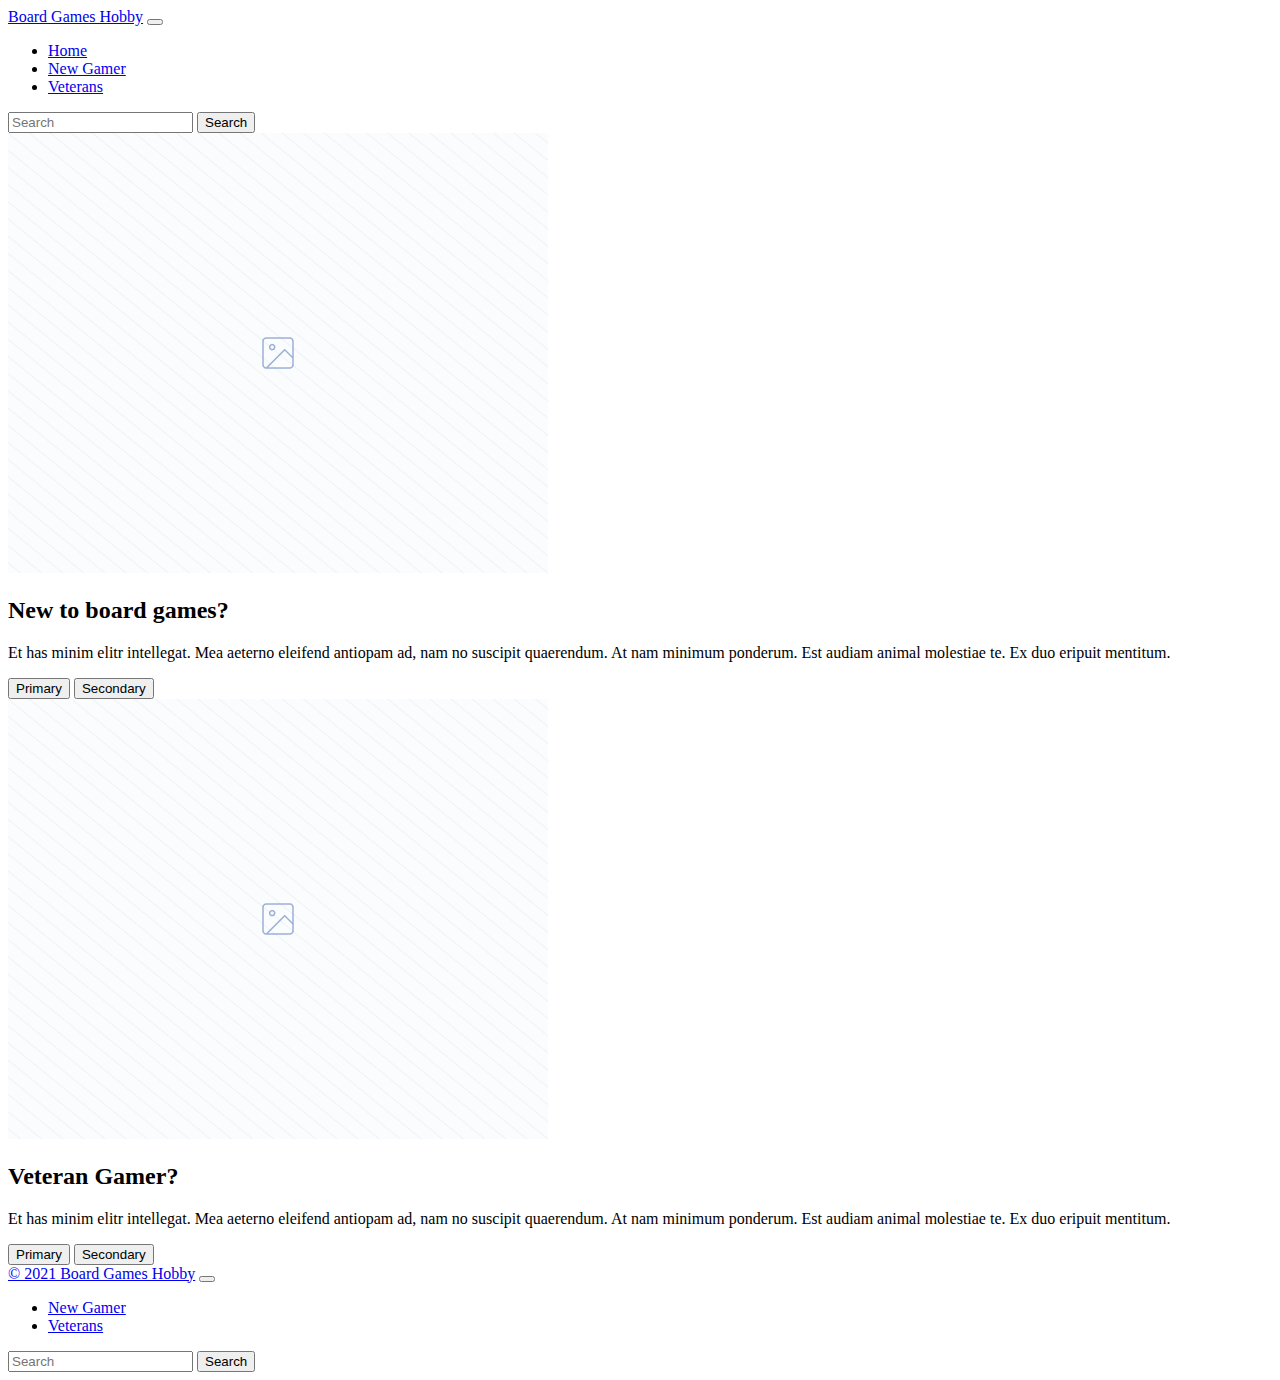
<file: 21-Prototype/index.html>
<!DOCTYPE html>
<html>
    <head>
        <!-- Global site tag (gtag.js) - Google Analytics -->
    <script async src="https://www.googletagmanager.com/gtag/js?id=G-N0359LFJRM"></script>
    <script>
        window.dataLayer = window.dataLayer || [];
        function gtag(){dataLayer.push(arguments);}
        gtag('js', new Date());

        gtag('config', 'G-N0359LFJRM');
    </script>
    <!-- Hotjar Tracking Code for https://uxpants.github.io/My_First_Repo/21-Prototy -->
    <script>
      (function(h,o,t,j,a,r){
      h.hj=h.hj||function(){(h.hj.q=h.hj.q||[]).push(arguments)};
      h._hjSettings={hjid:2338469,hjsv:6};
      a=o.getElementsByTagName('head')[0];
      r=o.createElement('script');r.async=1;
      r.src=t+h._hjSettings.hjid+j+h._hjSettings.hjsv;
      a.appendChild(r);
      })(window,document,'https://static.hotjar.com/c/hotjar-','.js?sv=');
    </script>
        <link href="https://cdn.jsdelivr.net/npm/bootstrap@5.0.0-beta3/dist/css/bootstrap.min.css" rel="stylesheet" integrity="sha384-eOJMYsd53ii+scO/bJGFsiCZc+5NDVN2yr8+0RDqr0Ql0h+rP48ckxlpbzKgwra6" crossorigin="anonymous">
    </head>
    <body>
        <nav class="navbar navbar-expand-lg navbar-light bg-light">
            <div class="container-fluid">
              <a class="navbar-brand" href="#">Board Games Hobby</a>
              <button class="navbar-toggler" type="button" data-bs-toggle="collapse" data-bs-target="#navbarSupportedContent" aria-controls="navbarSupportedContent" aria-expanded="false" aria-label="Toggle navigation">
                <span class="navbar-toggler-icon"></span>
              </button>
              <div class="collapse navbar-collapse" id="navbarSupportedContent">
                <ul class="navbar-nav me-auto mb-2 mb-lg-0">
                  <li class="nav-item">
                    <a class="nav-link active" aria-current="page" href="#">Home</a>
                  </li>
                  <li class="nav-item">
                    <a class="nav-link" href="#">New Gamer</a>  
                  </li>
                  <li class="nav-item">
                    <a class="nav-link" href="#">Veterans</a>  
                  </li>
                </ul>
                <form class="d-flex">
                  <input class="form-control me-2" type="search" placeholder="Search" aria-label="Search">
                  <button class="btn btn-outline-success" type="submit">Search</button>
                </form>
              </div>
            </div>
          </nav>
          <div class="container">
            <div class="row">
              <div class="col">
                <img src="images/placeholder_image.png" class="img-thumbnail" alt="...">
              </div>
              <div class="col">
                <h2>New to board games?</h2>
                <p>Et has minim elitr intellegat. Mea aeterno eleifend antiopam ad, nam no suscipit quaerendum. At nam minimum ponderum. Est audiam animal molestiae te. Ex duo eripuit mentitum.</p>
                <button type="button" class="btn btn-primary">Primary</button>
                <button type="button" class="btn btn-outline-secondary">Secondary</button>
              </div>
            </div>
            </div>
            <div class="container">
                <div class="row">
                  <div class="col">
                    <img src="images/placeholder_image.png" class="img-thumbnail" alt="...">
                  </div>
                  <div class="col">
                    <h2>Veteran Gamer?</h2>
                    <p>Et has minim elitr intellegat. Mea aeterno eleifend antiopam ad, nam no suscipit quaerendum. At nam minimum ponderum. Est audiam animal molestiae te. Ex duo eripuit mentitum.</p>
                    <button type="button" class="btn btn-primary">Primary</button>
                    <button type="button" class="btn btn-outline-secondary">Secondary</button>
                  </div>
                </div>
                </div>
<footer class="navbar navbar-expand-lg navbar-dark bg-dark">
                    <div class="container-fluid">
                      <a class="navbar-brand" href="#">© 2021 Board Games Hobby</a>
                      <button class="navbar-toggler" type="button" data-bs-toggle="collapse" data-bs-target="#navbarSupportedContent" aria-controls="navbarSupportedContent" aria-expanded="false" aria-label="Toggle navigation">
                        <span class="navbar-toggler-icon"></span>
                      </button>
                      <div class="collapse navbar-collapse" id="navbarSupportedContent">
                        <ul class="navbar-nav me-auto mb-2 mb-lg-0">
                          <li class="nav-item">
                            <a class="nav-link" href="#">New Gamer</a>  
                          </li>
                          <li class="nav-item">
                            <a class="nav-link" href="#">Veterans</a>  
                          </li>
                        </ul>
                        <form class="d-flex">
                          <input class="form-control me-2" type="search" placeholder="Search" aria-label="Search">
                          <button class="btn btn-outline-success" type="submit">Search</button>
                        </form>
                      </div>
                    </div>
                </footer>
    </body>
</html>
</file>
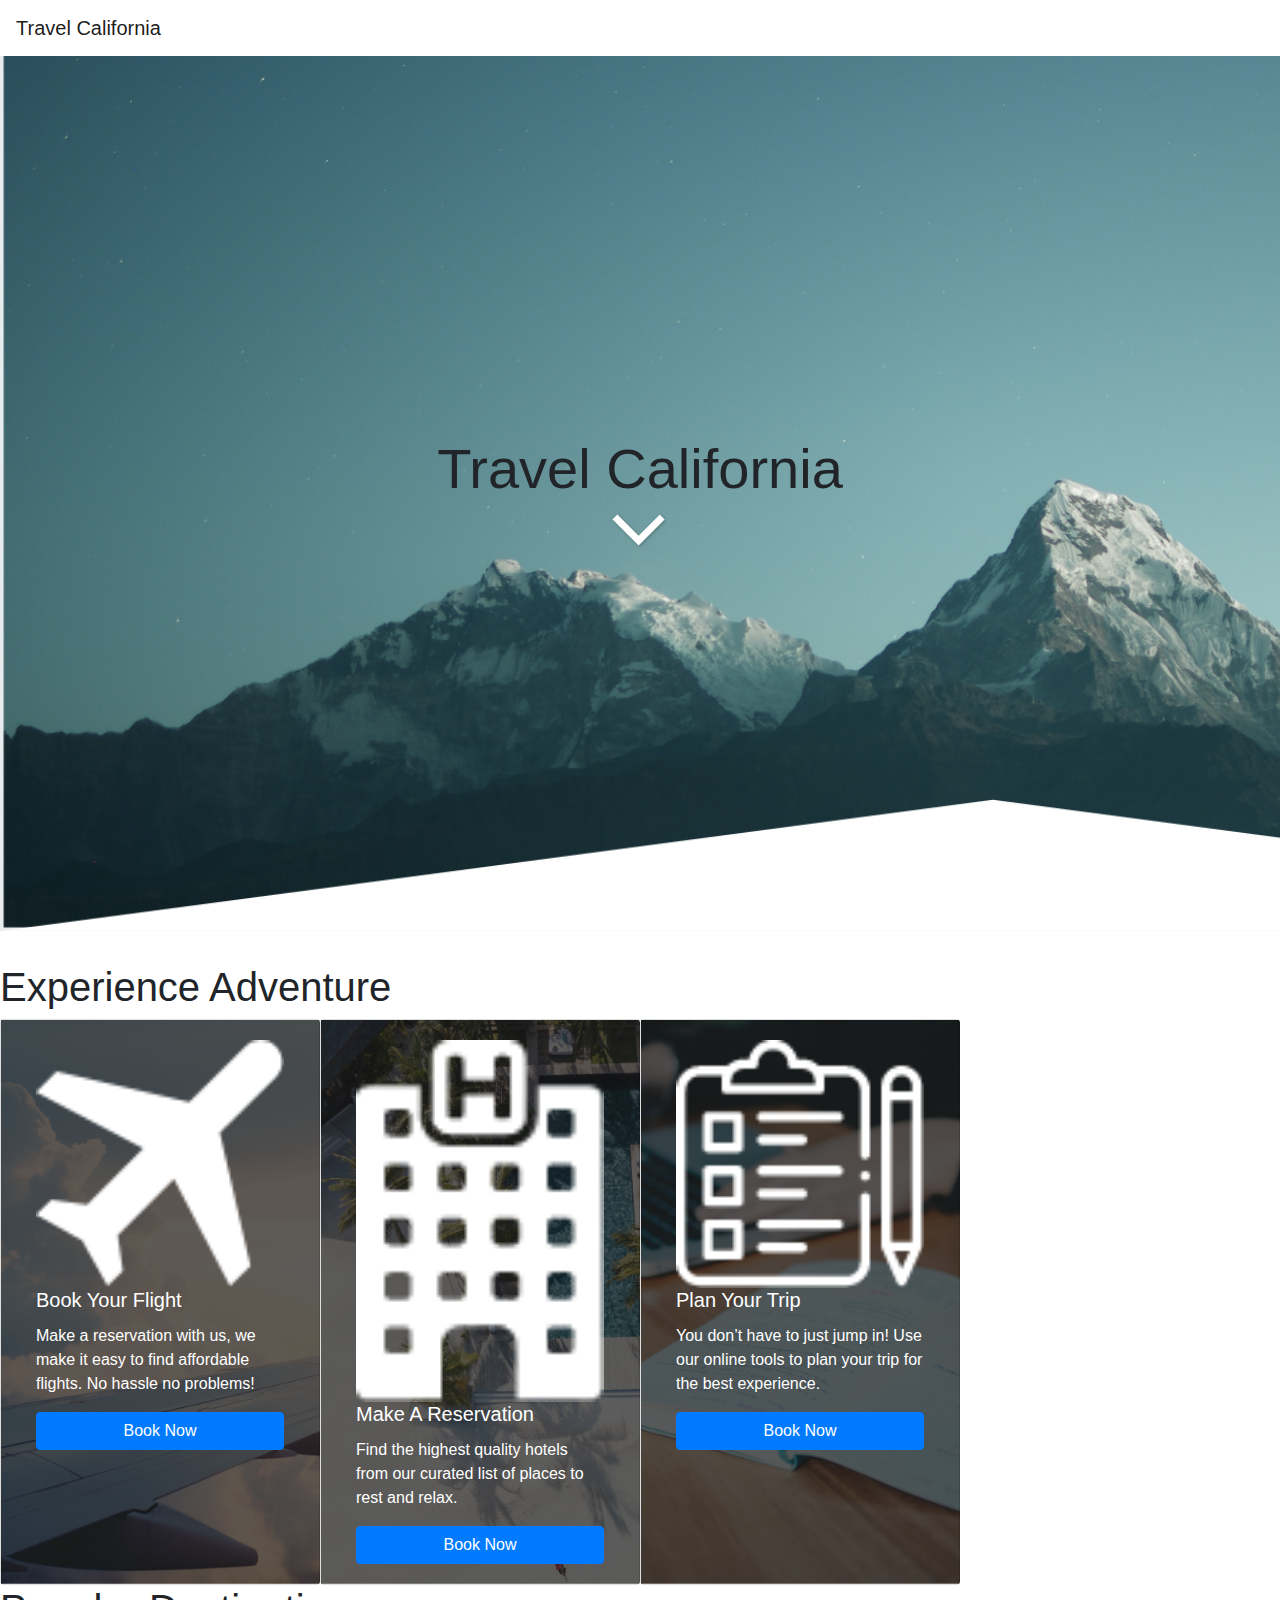
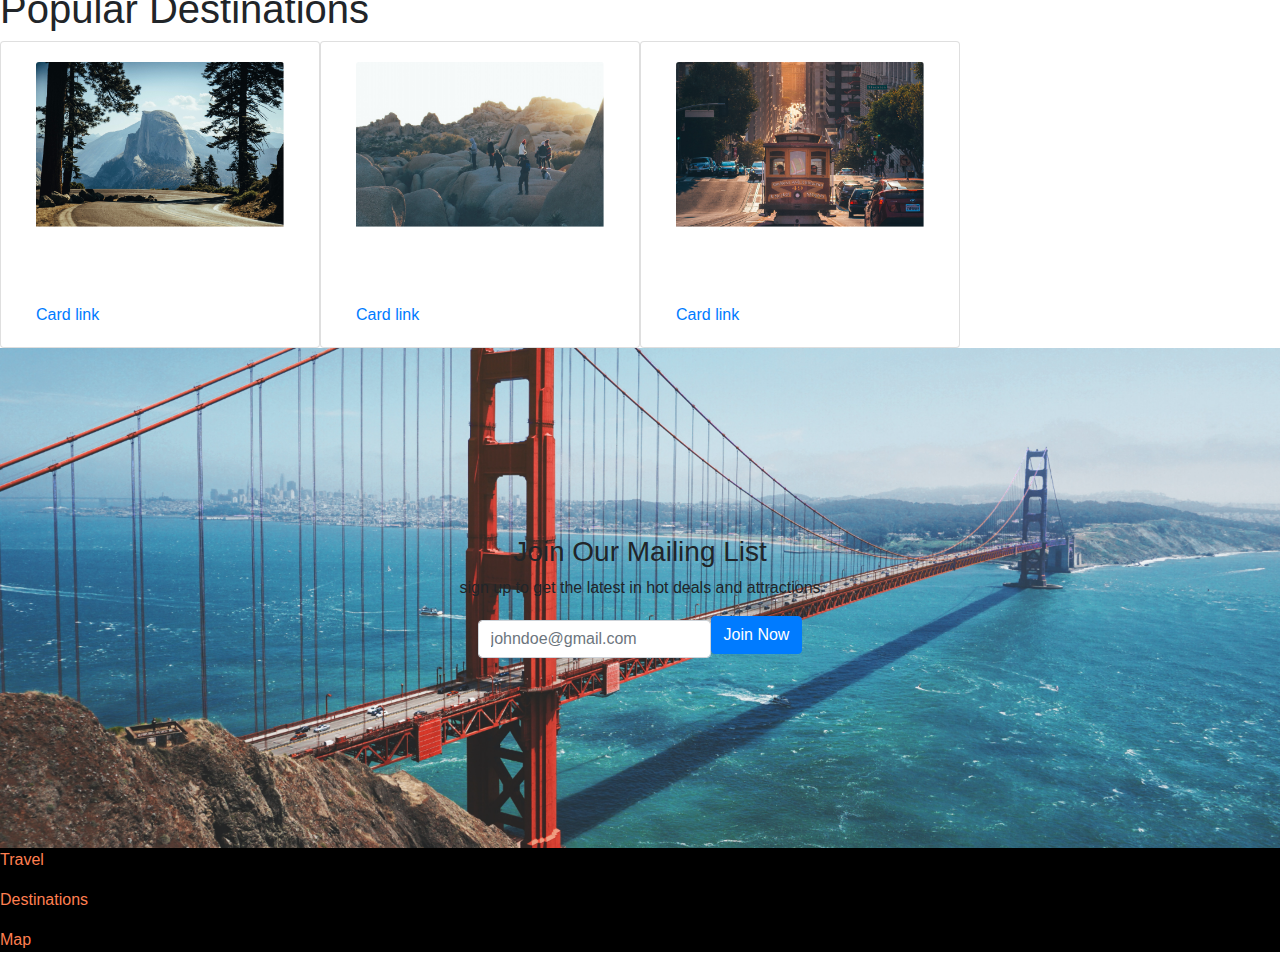
<file: demo/index.html>
<!DOCTYPE html>
<head>
    <link rel="stylesheet" href="https://stackpath.bootstrapcdn.com/bootstrap/4.4.1/css/bootstrap.min.css" integrity="sha384-Vkoo8x4CGsO3+Hhxv8T/Q5PaXtkKtu6ug5TOeNV6gBiFeWPGFN9MuhOf23Q9Ifjh" crossorigin="anonymous">
    <link rel="stylesheet" href="css/index.css">
    <title>Travel California</title>
</head>
<body>
<section>
    <nav class="navbar navbar-light bg-light customNav">
        <span class="navbar-brand mb-0 h1">Travel California</span>
    <ul class="nav">
        <li class="nav-item">
          <a class="nav-link active" href="#">Travel</a>
        </li>
        <li class="nav-item">
          <a class="nav-link" href="#">Destinations</a>
        </li>
        <li class="nav-item">
          <a class="nav-link" href="#">Map</a>
        </li>
      </ul>
    </nav>
    <div class="jumbotron jumbotron-fluid">
        <div class="container">
          <h1 class="display-4">Travel California</h1>
          <img src="images/chevron.png">
        </div>
      </div>
</section>
<section>
<h1>Experience Adventure</h1>
<div class="container-fluid">
    <div class="row">
        <div class="card col-lg-3 col-md-3 col-sm-12 book" style="width: 18rem;">
            <div class="card-body">
            <img src="images/bookFlight_icon.png">
              <h5 class="card-title">Book Your Flight</h5>
              <p class="card-text">Make a reservation with us, we make it easy to find affordable flights. No hassle no problems!</p>
              <button type="button" class="btn btn-primary">Book Now</button>
            </div>
          </div>
          <div class="card col-lg-3 col-md-3 col-sm-12 make" style="width: 18rem;">
            <div class="card-body">
            <img src="images/makeReservation_icon.png">
              <h5 class="card-title">Make A Reservation</h5>
              <p class="card-text">Find the highest quality hotels from our curated list of places to rest and relax.</p>
              <button type="button" class="btn btn-primary">Book Now</button>
            </div>
          </div>
          <div class="card col-lg-3 col-md-3 col-sm-12 plan" style="width: 18rem;">
            <div class="card-body">
                <img src="images/clipboard.png">
              <h5 class="card-title">Plan Your Trip</h5>
              <p class="card-text">You don’t have to just jump in! Use our online tools to plan your trip for the best experience.</p>
              <button type="button" class="btn btn-primary">Book Now</button>
            </div>
          </div>
    </div>
</div>
</section>
<section>
<h1>Popular Destinations</h1>
<div class="container-fluid">
    <div class="row">
        <div class="card col-lg-3 col-md-3 col-sm-12" style="width: 18rem;">
            <div class="card-body">
                <img src="images/yosemite.png" class="card-img-top">
              <h5 class="card-title">Yosemite</h5>
              <p class="card-text">Lorem ipsum</p>
              <a href="#" class="card-link">Card link</a>
            </div>
          </div>
          <div class="card col-lg-3 col-md-3 col-sm-12" style="width: 18rem;">
            <div class="card-body">
                <img src="images/joshuaTree.png" class="card-img-top">
                <h5 class="card-title">Joshua Tree National Park</h5>
              <p class="card-text">Lorem ipsum</p>
              <a href="#" class="card-link">Card link</a>
            </div>
          </div>
          <div class="card col-lg-3 col-md-3 col-sm-12" style="width: 18rem;">
            <div class="card-body">
                <img src="images/sanFran.png" class="card-img-top">
                <h5 class="card-title">San Francisco</h5>
                <p class="card-text">Lorem ipsum</p>
                <a href="#" class="card-link">Card link</a>
              <div>

              </div>
            </div>
          </div>
    </div>
</div>
</section>
<section>
    <div class="mailing">
        <h3>Join Our Mailing List</h3>
        <p>sign up to get the latest in hot deals and attractions</p>
        <form>
            <div class="form-inline">
                <input type="email" class="form-control" id="exampleFormControlInput1" placeholder="johndoe@gmail.com">
                <button type="submit" class="btn btn-primary mb-2">Join Now</button>
              </div>
        </form>
    </div>
</section>
<footer>
    <div class="footer">
        <p>Travel</p>
        <p>Destinations</p>
        <p>Map</p>
    </div>
</footer>
</body>
</file>
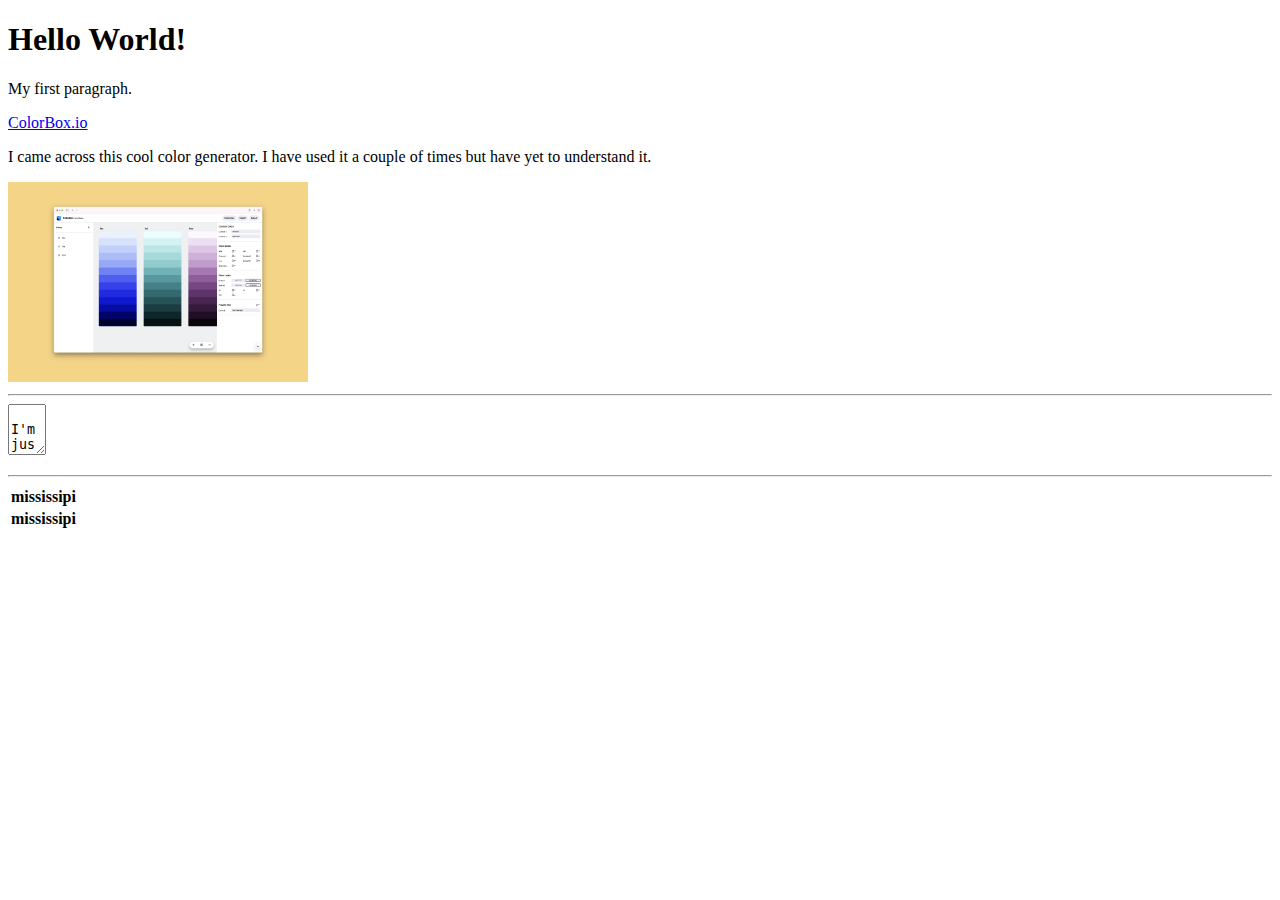
<file: 17-Week/17.1-02-Hello-World/index.html>
<!DOCTYPE html>
<html lang="en">
    <head>
        <meta charset="UTF-8">
        <meta name="viewport" content="width=device-width, initial-scale=1.0">
        <title>Document</title>
    </head>
    <body>
        <h1>Hello World!</h1>
        <p>My first paragraph.</p>
        <a href="https://colorbox.io/">ColorBox.io</a>
        <p>I came across this cool color generator. I have used it a couple of times but have yet to understand it.</p>
        <img src="images/ColorBox.png" alt="colorbox ui" width="300" height="200">
        <br>
        <hr>
        <textarea rows="3" cols="2">
            I'm just testing this out.
        </textarea>
        <p>
        <hr>
        <table>
            <tr>
                <th> mississipi</th>
            </tr>
            <tr>
                <th> mississipi</th>
            </tr>
            </table>
        </p>
    </body>
</html>
</file>
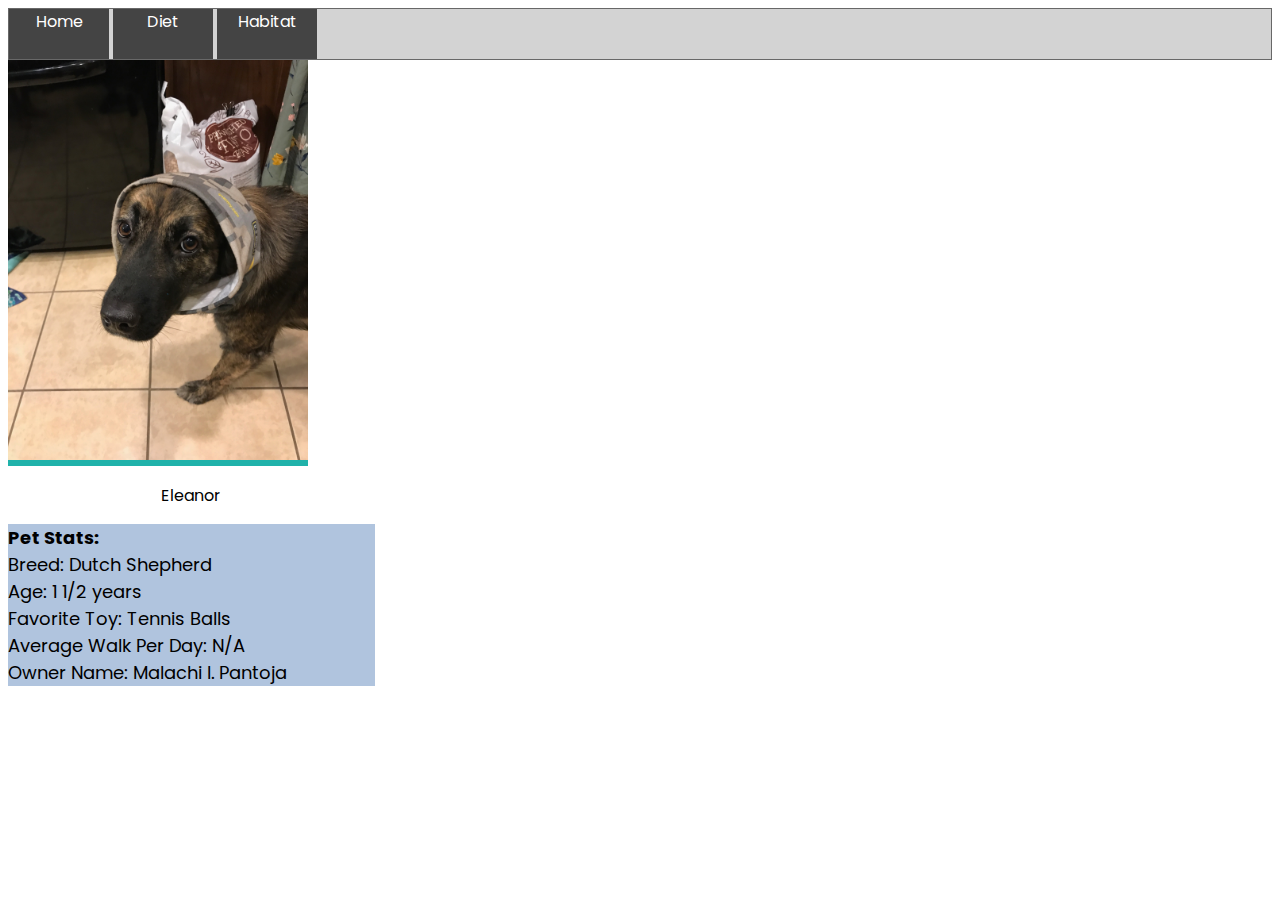
<file: 17-Week/Website/index.html>
<!DOCTYPE html PUBLIC "-//W3C//DTD HTML 4.01//EN" "http://www.w3.org/TR/html4/strict.dtd">
<html>
<head>
  <title>Eleanor's Website</title>
  <link href="css/style.css" rel="stylesheet" type="text/css">
  <link rel="preconnect" href="https://fonts.gstatic.com">
  <link href="https://fonts.googleapis.com/css2?family=Poppins&display=swap" rel="stylesheet">
</head>
<body>
  <section>
  <nav class="header">
    <div class="navButtons">Home</div>
    <div class="navButtons">Diet</div>
    <div class="navButtons">Habitat</div>
  </nav>
</section>
  <div class="sidebar">
    <div class="topLeft">
      <img src="images/eleanor.jpeg" width="300px">
      <p>Eleanor</p>
    </div>
  <div class="bottomRight">
    <div class="title">Pet Stats:</div>
    <div>Breed: Dutch Shepherd</div>
    <div>Age: 1 1/2 years</div>
    <div>Favorite Toy: Tennis Balls</div>
    <div>Average Walk Per Day: N/A</div>
    <div>Owner Name: Malachi I. Pantoja</div>
  </div>
  </div>
  <div class="content">
    <div></div>
  </div>
</body>
</html>
</file>
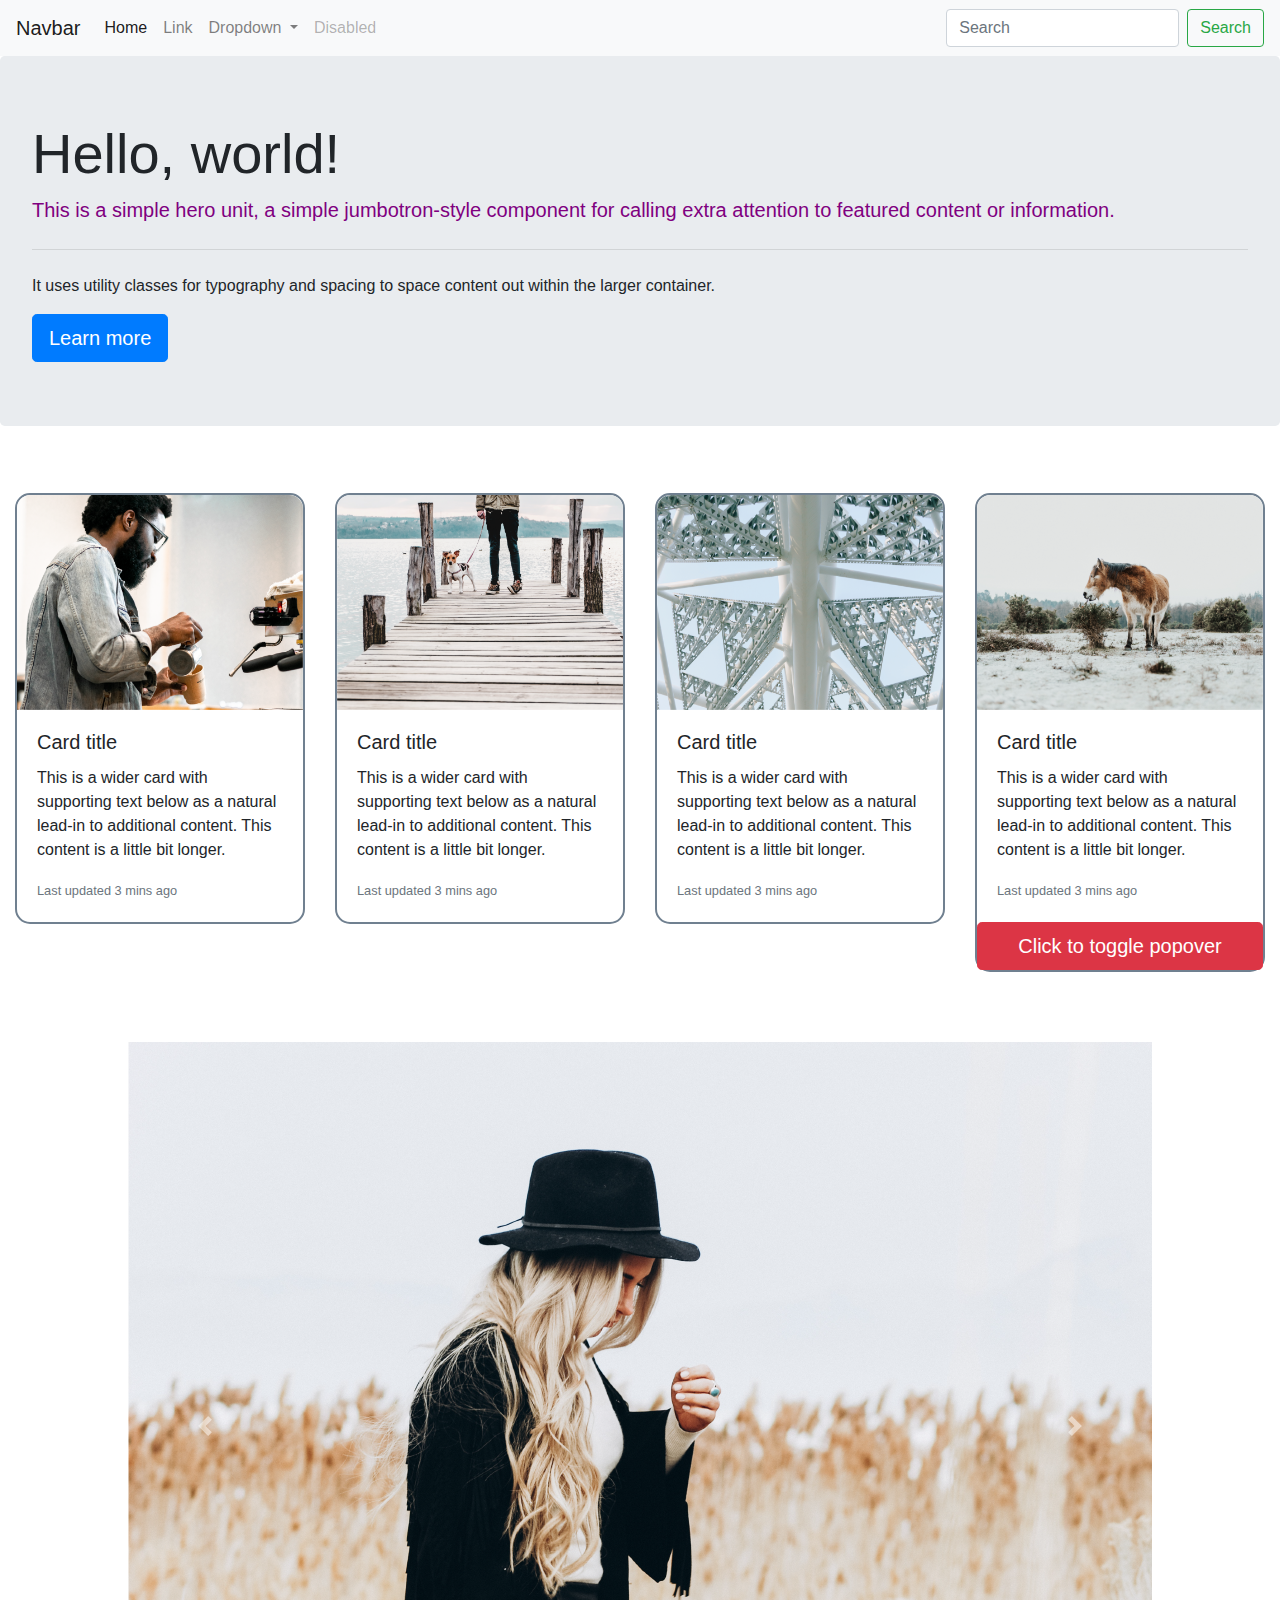
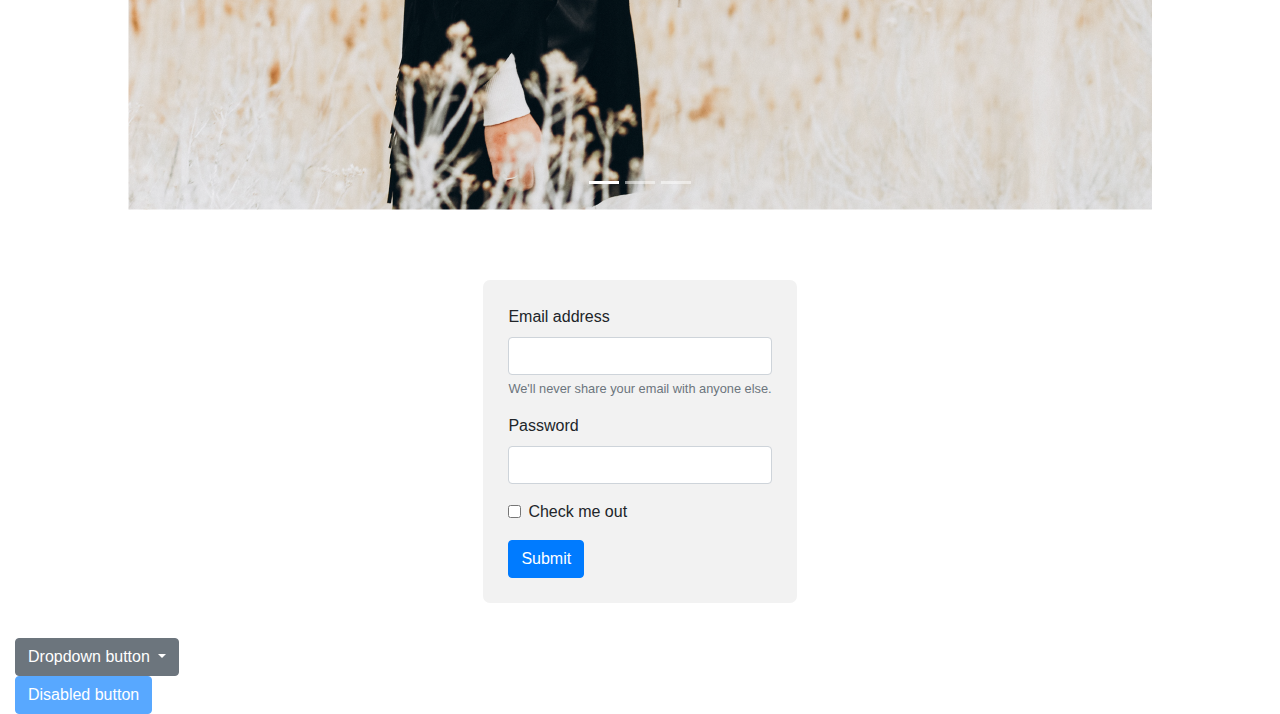
<file: 20-Week/20.1/index.html>
<!doctype html>
<html lang="en">
  <head>
    <!-- Required meta tags -->
    <meta charset="utf-8">
    <meta name="viewport" content="width=device-width, initial-scale=1, shrink-to-fit=no">

    <!-- Add Bootstrap CSS Here on line 10-->
    <!-- This is REQUIRED for bootstrap to work correctly -->
    <link rel="stylesheet" href="https://stackpath.bootstrapcdn.com/bootstrap/4.4.1/css/bootstrap.min.css" integrity="sha384-Vkoo8x4CGsO3+Hhxv8T/Q5PaXtkKtu6ug5TOeNV6gBiFeWPGFN9MuhOf23Q9Ifjh" crossorigin="anonymous">
    <!-- This stylesheet is an example of how you can add your own stylesheet to customize bootstrap components. Notice how it is loaded 2nd to the required bootstrap stylesheet. This is so our stylesheet will overwrite bootstrap classes when we apply the same class but different styles to the stylsheet -->
    <link rel="stylesheet" href="css/index.css">
    <script src="js/index.js"></script>

    <title>UX/UI Bootstrap Template</title>
  </head>
  <body>
    <!-- Paste Navigation Code Below -->
    <nav class="navbar navbar-expand-lg navbar-light bg-light">
      <a class="navbar-brand" href="#">Navbar</a>
      <button class="navbar-toggler" type="button" data-toggle="collapse" data-target="#navbarSupportedContent" aria-controls="navbarSupportedContent" aria-expanded="false" aria-label="Toggle navigation">
        <span class="navbar-toggler-icon"></span>
      </button>
    
      <div class="collapse navbar-collapse" id="navbarSupportedContent">
        <ul class="navbar-nav mr-auto">
          <li class="nav-item active">
            <a class="nav-link" href="#">Home <span class="sr-only">(current)</span></a>
          </li>
          <li class="nav-item">
            <a class="nav-link" href="#">Link</a>
          </li>
          <li class="nav-item dropdown">
            <a class="nav-link dropdown-toggle" href="#" id="navbarDropdown" role="button" data-toggle="dropdown" aria-haspopup="true" aria-expanded="false">
              Dropdown
            </a>
            <div class="dropdown-menu" aria-labelledby="navbarDropdown">
              <a class="dropdown-item" href="#">Action</a>
              <a class="dropdown-item" href="#">Another action</a>
              <div class="dropdown-divider"></div>
              <a class="dropdown-item" href="#">Something else here</a>
            </div>
          </li>
          <li class="nav-item" data-toggle="popover" data-placement="bottom" data-content="Disabled popover">
            <a class="nav-link disabled" href="#" tabindex="-1" aria-disabled="true">Disabled</a>
          </li>
        </ul>
        <form class="form-inline my-2 my-lg-0">
          <input class="form-control mr-sm-2" type="search" placeholder="Search" aria-label="Search">
          <button class="btn btn-outline-success my-2 my-sm-0" type="submit">Search</button>
        </form>
      </div>
    </nav>
    <!-- Paste Jumbotron Code Below-->
    <div class="jumbotron">
      <h1 class="display-4">Hello, world!</h1>
      <p class="lead">This is a simple hero unit, a simple jumbotron-style component for calling extra attention to featured content or information.</p>
      <hr class="my-4">
      <p>It uses utility classes for typography and spacing to space content out within the larger container.</p>
      <a class="btn btn-primary btn-lg" href="#" role="button" data-toggle="modal" data-target="#exampleModal">Learn more</a>
    </div>
    <!-- Add columns, rows, and cards Below -->
    <div class="container-fluid">
      <div class="row">
        <div class="cardContainer col-lg-3 col-md-3 col-sm-12">
          <div class="card">
            <img src="images/1_card.png" class="card-img-top" alt="images/1_card.png...">
            <div class="card-body">
              <h5 class="card-title">Card title</h5>
              <p class="card-text">This is a wider card with supporting text below as a natural lead-in to additional content. This content is a little bit longer.</p>
              <p class="card-text"><small class="text-muted">Last updated 3 mins ago</small></p>
            </div>
        </div>
        </div>
        <div class="cardContainer col-lg-3 col-md-3 col-sm-12">
          <div class="card">
            <img src="images/2_card.png" class="card-img-top" alt="...">
            <div class="card-body">
              <h5 class="card-title">Card title</h5>
              <p class="card-text">This is a wider card with supporting text below as a natural lead-in to additional content. This content is a little bit longer.</p>
              <p class="card-text"><small class="text-muted">Last updated 3 mins ago</small></p>
            </div>
        </div>
        </div>
        <div class="cardContainer col-lg-3 col-md-3 col-sm-12">
          <div class="card">
            <img src="images/3_card.png" class="card-img-top" alt="...">
            <div class="card-body">
              <h5 class="card-title">Card title</h5>
              <p class="card-text">This is a wider card with supporting text below as a natural lead-in to additional content. This content is a little bit longer.</p>
              <p class="card-text"><small class="text-muted">Last updated 3 mins ago</small></p>
            </div>
        </div>
        </div>
        <div class="cardContainer col-lg-3 col-md-3 col-sm-12">
          <div class="card">
            <img src="images/4_card.png" class="card-img-top" alt="...">
            <div class="card-body">
              <h5 class="card-title">Card title</h5>
              <p class="card-text">This is a wider card with supporting text below as a natural lead-in to additional content. This content is a little bit longer.</p>
              <p class="card-text"><small class="text-muted">Last updated 3 mins ago</small></p>
            </div>
            <button type="button" class="btn btn-lg btn-danger" data-toggle="popover" title="Popover title" data-content="And here's some amazing content. It's very engaging. Right?">Click to toggle popover</button>
        </div>
      </div>
    </div>
    <section class="container-fluid">
      <div class="row">
    <div id="carouselExampleIndicators" class="carousel slide" data-ride="carousel">
      <ol class="carousel-indicators">
        <li data-target="#carouselExampleIndicators" data-slide-to="0" class="active"></li>
        <li data-target="#carouselExampleIndicators" data-slide-to="1"></li>
        <li data-target="#carouselExampleIndicators" data-slide-to="2"></li>
      </ol>
      <div class="carousel-inner">
        <div class="carousel-item active">
          <img src="images/5_card.png" class="d-block w-100" alt="...">
        </div>
        <div class="carousel-item">
          <img src="images/6_card.png" class="d-block w-100" alt="...">
        </div>
        <div class="carousel-item">
          <img src="images/1_card.png" class="d-block w-100" alt="...">
        </div>
      </div>
      <a class="carousel-control-prev" href="#carouselExampleIndicators" role="button" data-slide="prev">
        <span class="carousel-control-prev-icon" aria-hidden="true"></span>
        <span class="sr-only">Previous</span>
      </a>
      <a class="carousel-control-next" href="#carouselExampleIndicators" role="button" data-slide="next">
        <span class="carousel-control-next-icon" aria-hidden="true"></span>
        <span class="sr-only">Next</span>
      </a>
    </div>
  </div>
  </section>
    <!-- Add form group below -->
<section class="container-fluid">
  <div class="row">
    <form class="signUp">
      <div class="form-group">
        <label for="exampleInputEmail1">Email address</label>
        <input type="email" class="form-control" id="exampleInputEmail1" aria-describedby="emailHelp">
        <small id="emailHelp" class="form-text text-muted">We'll never share your email with anyone else.</small>
      </div>
      <div class="form-group">
        <label for="exampleInputPassword1">Password</label>
        <input type="password" class="form-control" id="exampleInputPassword1">
      </div>
      <div class="form-group form-check">
        <input type="checkbox" class="form-check-input" id="exampleCheck1">
        <label class="form-check-label" for="exampleCheck1">Check me out</label>
      </div>
      <button type="submit" class="btn btn-primary">Submit</button>
    </form>
  </div>
</section>
    <!-- Modal -->
<!-- Modal -->
<div class="modal fade" id="exampleModal" tabindex="-1" role="dialog" aria-labelledby="exampleModalLabel" aria-hidden="true">
  <div class="modal-dialog" role="document">
    <div class="modal-content">
      <div class="modal-header">
        <h5 class="modal-title" id="exampleModalLabel">Modal title</h5>
        <button type="button" class="close" data-dismiss="modal" aria-label="Close">
          <span aria-hidden="true">&times;</span>
        </button>
      </div>
      <div class="modal-body">
        ...
      </div>
      <div class="modal-footer">
        <button type="button" class="btn btn-secondary" data-dismiss="modal">Close</button>
        <button type="button" class="btn btn-primary">Save changes</button>
      </div>
    </div>
  </div>
</div>
<div class="dropdown">
  <button class="btn btn-secondary dropdown-toggle" type="button" id="dropdownMenuButton" data-toggle="dropdown" aria-haspopup="true" aria-expanded="false">
    Dropdown button
  </button>
  <div class="dropdown-menu" aria-labelledby="dropdownMenuButton">
    <a class="dropdown-item" href="#">Action</a>
    <a class="dropdown-item" href="#">Another action</a>
    <a class="dropdown-item" href="#">Something else here</a>
  </div>
</div>
<span class="d-inline-block" data-toggle="popover" data-content="Disabled popover">
  <button class="btn btn-primary" style="pointer-events: none;" type="button" disabled>Disabled button</button>
</span>
    <!-- Optional JavaScript -->
    
    <!-- jQuery first, then Popper.js, then Bootstrap JS -->
    <script src="https://code.jquery.com/jquery-3.4.1.slim.min.js" integrity="sha384-J6qa4849blE2+poT4WnyKhv5vZF5SrPo0iEjwBvKU7imGFAV0wwj1yYfoRSJoZ+n" crossorigin="anonymous"></script>
    <script src="https://cdn.jsdelivr.net/npm/popper.js@1.16.0/dist/umd/popper.min.js" integrity="sha384-Q6E9RHvbIyZFJoft+2mJbHaEWldlvI9IOYy5n3zV9zzTtmI3UksdQRVvoxMfooAo" crossorigin="anonymous"></script>
    <script src="https://stackpath.bootstrapcdn.com/bootstrap/4.4.1/js/bootstrap.min.js" integrity="sha384-wfSDF2E50Y2D1uUdj0O3uMBJnjuUD4Ih7YwaYd1iqfktj0Uod8GCExl3Og8ifwB6" crossorigin="anonymous"></script>
    <!-- THE BELOW SCRIPT TAGS ARE REQUIRED FOR CERTAIN COMPONENTS IN BOOTSTRAP -->
    <script src="https://code.jquery.com/jquery-3.3.1.slim.min.js" integrity="sha384-q8i/X+965DzO0rT7abK41JStQIAqVgRVzpbzo5smXKp4YfRvH+8abtTE1Pi6jizo" crossorigin="anonymous"></script>
    <script src="https://cdnjs.cloudflare.com/ajax/libs/popper.js/1.14.7/umd/popper.min.js" integrity="sha384-UO2eT0CpHqdSJQ6hJty5KVphtPhzWj9WO1clHTMGa3JDZwrnQq4sF86dIHNDz0W1" crossorigin="anonymous"></script>
    <script src="https://stackpath.bootstrapcdn.com/bootstrap/4.3.1/js/bootstrap.min.js" integrity="sha384-JjSmVgyd0p3pXB1rRibZUAYoIIy6OrQ6VrjIEaFf/nJGzIxFDsf4x0xIM+B07jRM" crossorigin="anonymous"></script>
  
  <script>
    $(function () {
  $('[data-toggle="popover"]').popover()
})
  </script>
  </body>
</html>
</file>
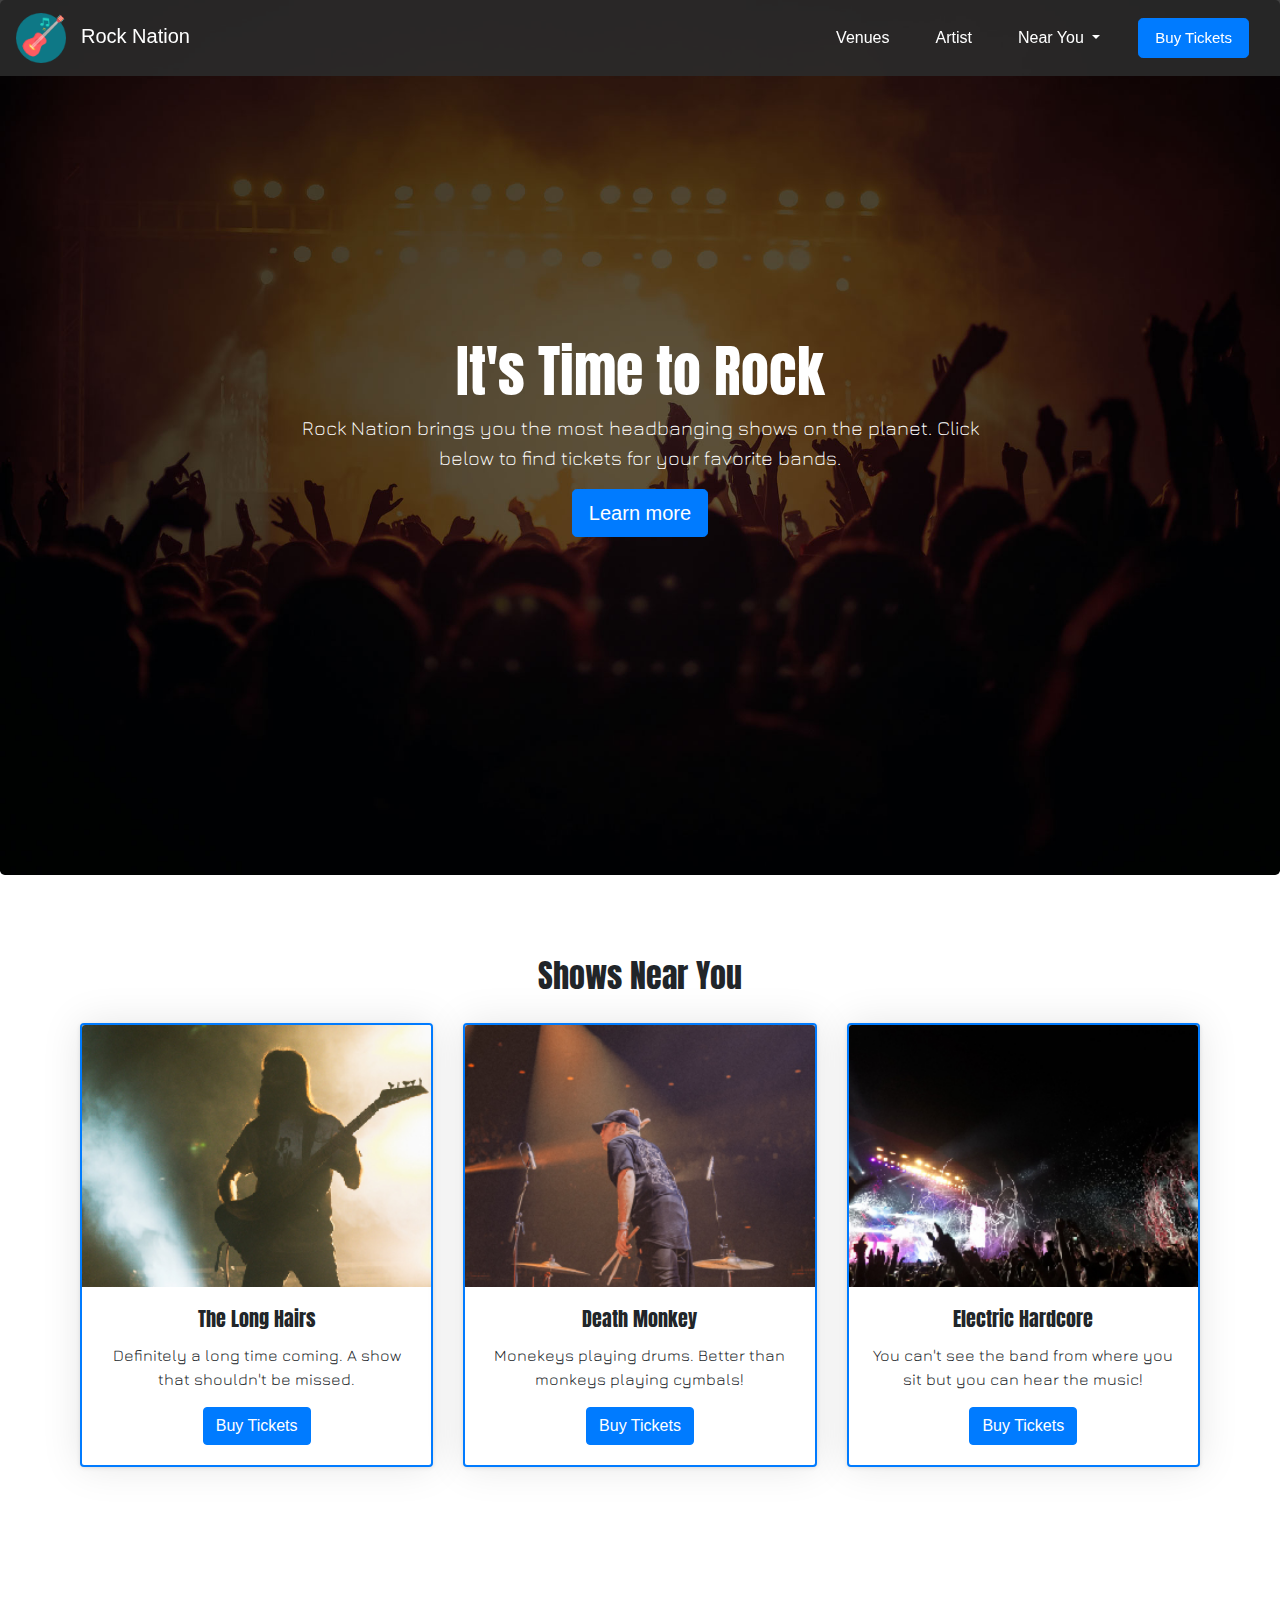
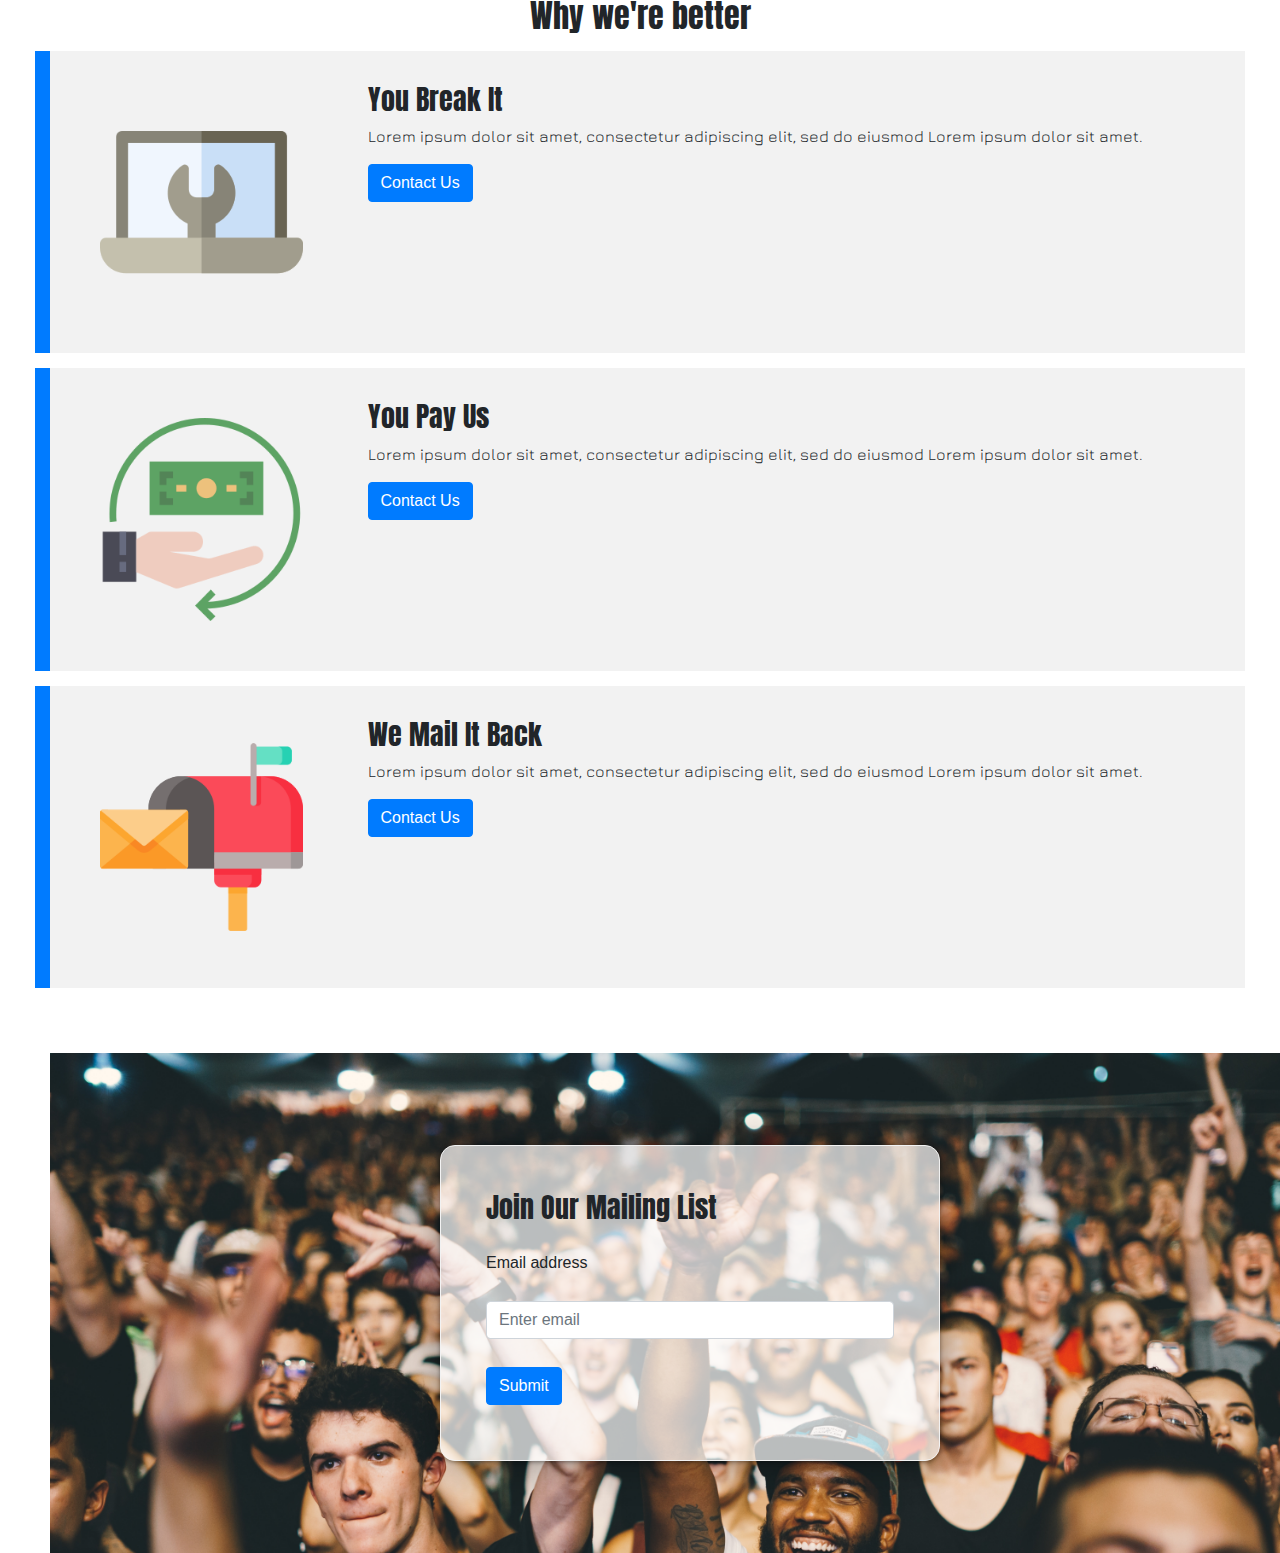
<file: 20-Week/20.2/index.html>
<!doctype html>
<html lang="en">
  <head>

    <!-- Required meta tags -->
    <meta charset="utf-8">
    <meta name="viewport" content="width=device-width, initial-scale=1, shrink-to-fit=no">

    <!-- Bootstrap CSS -->
    <link rel="stylesheet" href="https://stackpath.bootstrapcdn.com/bootstrap/4.3.1/css/bootstrap.min.css" integrity="sha384-ggOyR0iXCbMQv3Xipma34MD+dH/1fQ784/j6cY/iJTQUOhcWr7x9JvoRxT2MZw1T" crossorigin="anonymous">
    <link rel="stylesheet" href="css/index.css">
    <link rel="preconnect" href="https://fonts.gstatic.com">
    <link href="https://fonts.googleapis.com/css2?family=Anton&family=Jura&display=swap" rel="stylesheet">

    <title>Our Custom Template</title>
  </head>
  <body>

    <!-- Navigation bar -->
    <nav class="navbar navbar-expand-lg navbar-light bg-light customNav">
      <a class="navbar-brand" href="#"><img src="images/acoustic-guitar.png">Rock Nation</a>
      <button class="navbar-toggler" type="button" data-toggle="collapse" data-target="#navbarSupportedContent" aria-controls="navbarSupportedContent" aria-expanded="false" aria-label="Toggle navigation">
        <span class="navbar-toggler-icon"></span>
      </button>
      <div class="collapse navbar-collapse" id="navbarSupportedContent">
        <ul class="navbar-nav mr-auto">
          <li class="nav-item active">
            <a class="nav-link" href="#">Venues <span class="sr-only">(current)</span></a>
          </li>
          <li class="nav-item">
            <a class="nav-link" href="#">Artist</a>
          </li>
          <li class="nav-item dropdown">
            <a class="nav-link dropdown-toggle" href="#" id="navbarDropdown" role="button" data-toggle="dropdown"
              aria-haspopup="true" aria-expanded="false">
              Near You
            </a>
            <div class="dropdown-menu" aria-labelledby="navbarDropdown">
              <a class="dropdown-item" href="#">Action</a>
              <a class="dropdown-item" href="#">Another action</a>
              <div class="dropdown-divider"></div>
              <a class="dropdown-item" href="#">Something else here</a>
            </div>
          </li>
          <li class="nav-item">
            <a class="btn btn-primary btn-lg navCTA" href="#" role="button">Buy Tickets</a>
          </li>
        </ul>
      </div>
    </nav>
    <!-- End navigation bar -->

    <!-- Jumbotron -->
    <div class="jumbotron rockBackground">
      <div class="jumboCopy">
      <h1 class="display-4">It's Time to Rock</h1>
      <p class="lead">Rock Nation brings you the most headbanging shows on the planet. Click below to find tickets for your favorite bands.</p>
     <!-- <hr class="my-4">
      <p>It uses utility classes for typography and spacing to space content out within the larger container.</p> -->
      <a class="btn btn-primary btn-lg" href="#" role="button">Learn more</a>
    </div>
    </div>
    <!-- End jumbotron -->

    <!-- Cards -->
    <div class="container-fluid content">
      <h2 class="sectionHeading">Shows Near You</h2>
      <div class="row showsNear">
        <!-- Card 1 -->
        <div class="cardContainer col-lg-4 col-md-4 col-sm-12">
          <div class="card">
            <img src="images/show1.jpg" class="card-img-top" alt="...">
            <div class="card-body">
              <h5 class="card-title">The Long Hairs</h5>
              <p class="card-text">Definitely a long time coming. A show that shouldn't be missed.</p>
              <a href="#" class="btn btn-primary">Buy Tickets</a>
            </div>
          </div>
        </div>
        <!-- End card 1 -->

        <!-- Card 2 -->
        <div class="cardContainer col-lg-4 col-md-4 col-sm-12">
          <div class="card">
            <img src="images/show2.jpg" class="card-img-top" alt="...">
            <div class="card-body">
              <h5 class="card-title">Death Monkey</h5>
              <p class="card-text">Monekeys playing drums. Better than monkeys playing cymbals!</p>
              <a href="#" class="btn btn-primary">Buy Tickets</a>
            </div>
          </div>
        </div>
        <!-- End card 2 -->

        <!-- Card 3 -->
        <div class="cardContainer col-lg-4 col-md-4 col-sm-12">
          <div class="card">
            <img src="images/show3.jpg" class="card-img-top" alt="...">
            <div class="card-body">
              <h5 class="card-title">Electric Hardcore</h5>
              <p class="card-text">You can't see the band from where you sit but you can hear the music!</p>
              <a href="#" class="btn btn-primary">Buy Tickets</a>
            </div>
          </div>
        </div>
        <!-- End card 3 -->

      </div>
    </div>
    <!-- End cards -->

    <!-- Content -->
    <div class="container-fluid content">
      <h2 class="sectionHeading">Why we're better</h2>

      <!-- Row 1 -->
      <div class="row valueProp">
        <div class="sideAccent">
        </div>
        <div class="col-3 imageContainer">
          <img src="images/assistance.png">
        </div>
        <div class="col-8 valueContact">
          <h3>You Break It</h3>
          <p>
            Lorem ipsum dolor sit amet, consectetur adipiscing elit, sed do eiusmod Lorem ipsum dolor sit amet.
          </p>
          <a href="#" class="btn btn-primary">Contact Us
          </a>
        </div>
        </div>
      <!-- End row 1 -->
      <div class="row valueProp">
        <div class="sideAccent">
        </div>
        <div class="col-3 imageContainer">
          <img src="images/refund.png">
        </div>
        <div class="col-8 valueContact">
          <h3>You Pay Us</h3>
          <p>
            Lorem ipsum dolor sit amet, consectetur adipiscing elit, sed do eiusmod Lorem ipsum dolor sit amet.
          </p>
          <a href="#" class="btn btn-primary">Contact Us
          </a>
        </div>
        </div>
        <div class="row valueProp">
          <div class="sideAccent">
          </div>
          <div class="col-3 imageContainer">
            <img src="images/mail-box.png">
          </div>
          <div class="col-8 valueContact">
            <h3>We Mail It Back</h3>
            <p>
              Lorem ipsum dolor sit amet, consectetur adipiscing elit, sed do eiusmod Lorem ipsum dolor sit amet.
            </p>
            <a href="#" class="btn btn-primary">Contact Us
            </a>
          </div>
    </div>
    <!-- End content -->

    <!-- Footer -->
    <footer class="emailContain">
      <form>
        <h3>Join Our Mailing List</h3>
        <div class="form-group">
          <label for="exampleInputEmail1">Email address</label>
          <input type="email" class="form-control" id="exampleInputEmail1" aria-describedby="emailHelp"
            placeholder="Enter email">
        </div>
        <button type="submit" class="btn btn-primary">Submit</button>
      </form>
    </footer>
    <!-- End footer -->

    <!-- Optional JavaScript -->
    <!-- jQuery first, then Popper.js, then Bootstrap JS -->
    <script src="https://code.jquery.com/jquery-3.3.1.slim.min.js"
      integrity="sha384-q8i/X+965DzO0rT7abK41JStQIAqVgRVzpbzo5smXKp4YfRvH+8abtTE1Pi6jizo"
      crossorigin="anonymous"></script>
    <script src="https://cdnjs.cloudflare.com/ajax/libs/popper.js/1.14.7/umd/popper.min.js"
      integrity="sha384-UO2eT0CpHqdSJQ6hJty5KVphtPhzWj9WO1clHTMGa3JDZwrnQq4sF86dIHNDz0W1"
      crossorigin="anonymous"></script>
    <script src="https://stackpath.bootstrapcdn.com/bootstrap/4.3.1/js/bootstrap.min.js"
      integrity="sha384-JjSmVgyd0p3pXB1rRibZUAYoIIy6OrQ6VrjIEaFf/nJGzIxFDsf4x0xIM+B07jRM"
      crossorigin="anonymous"></script>
  </body>
</html>
</file>
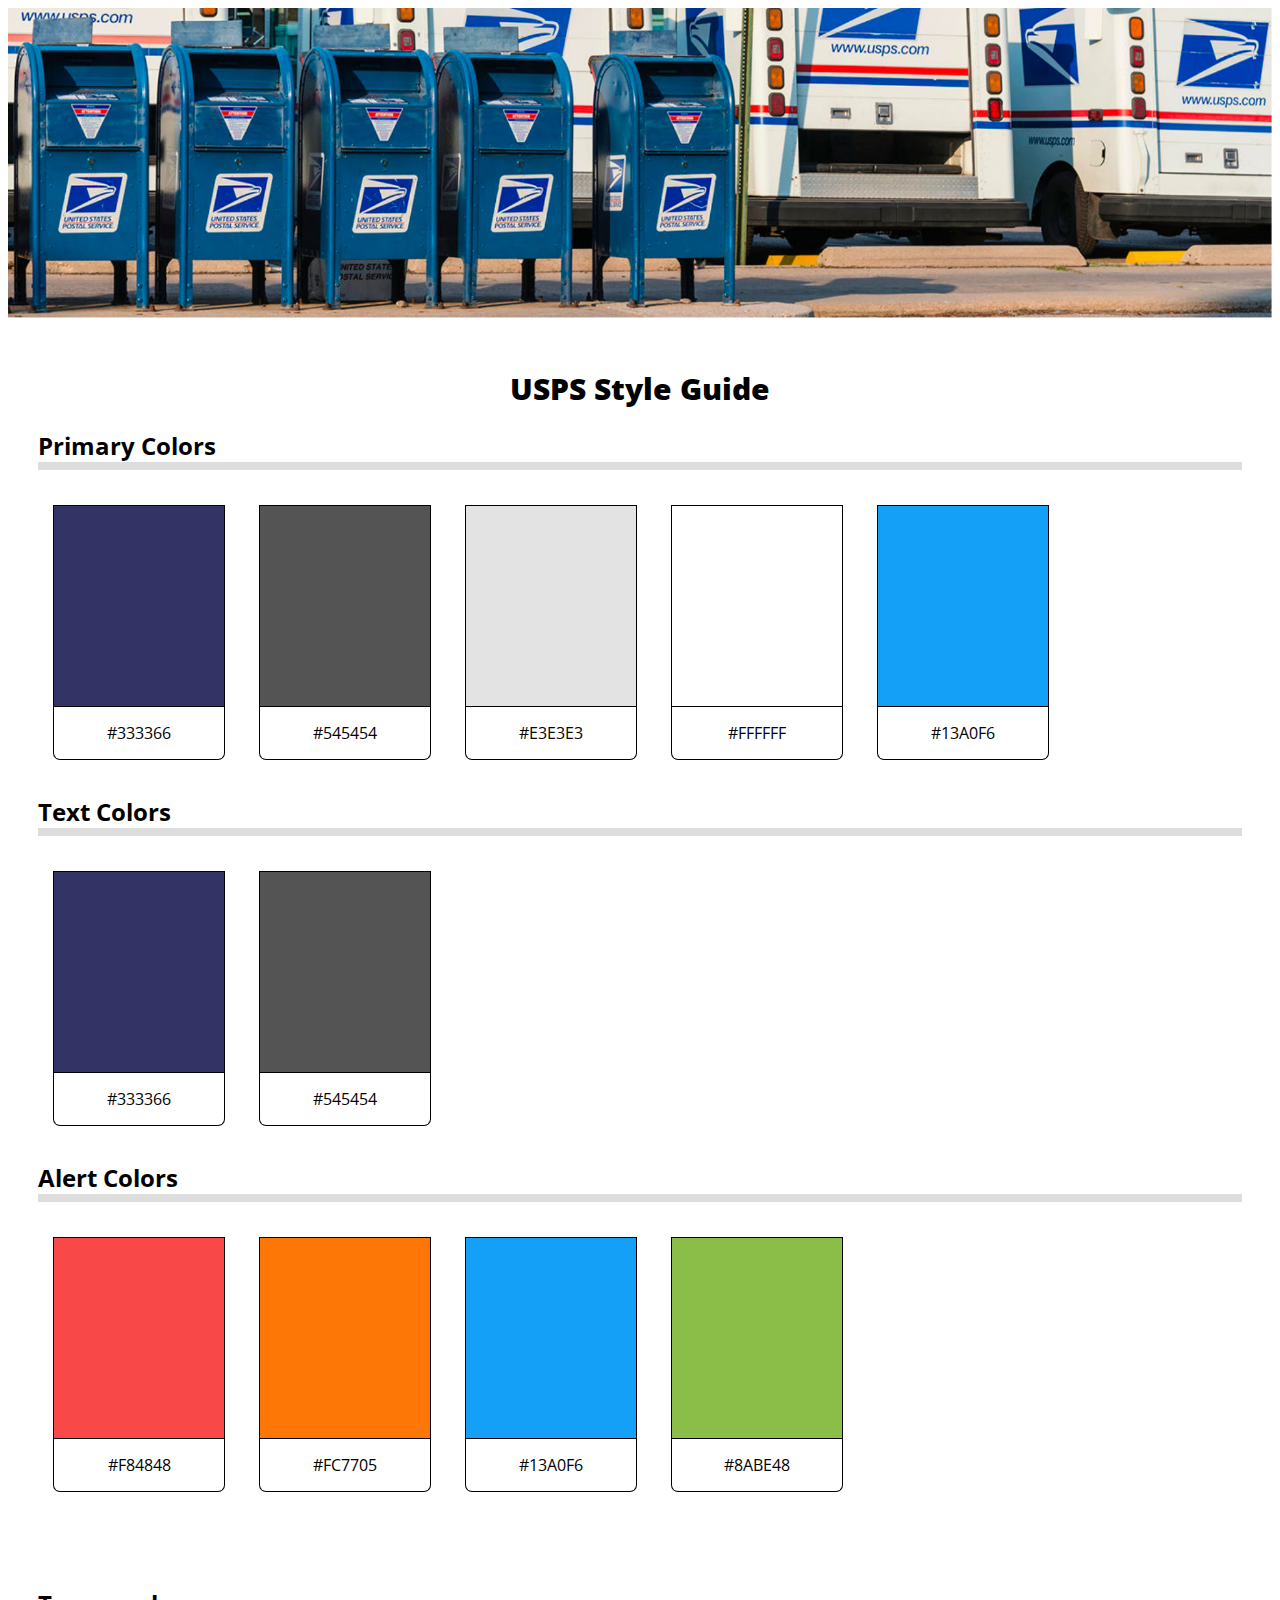
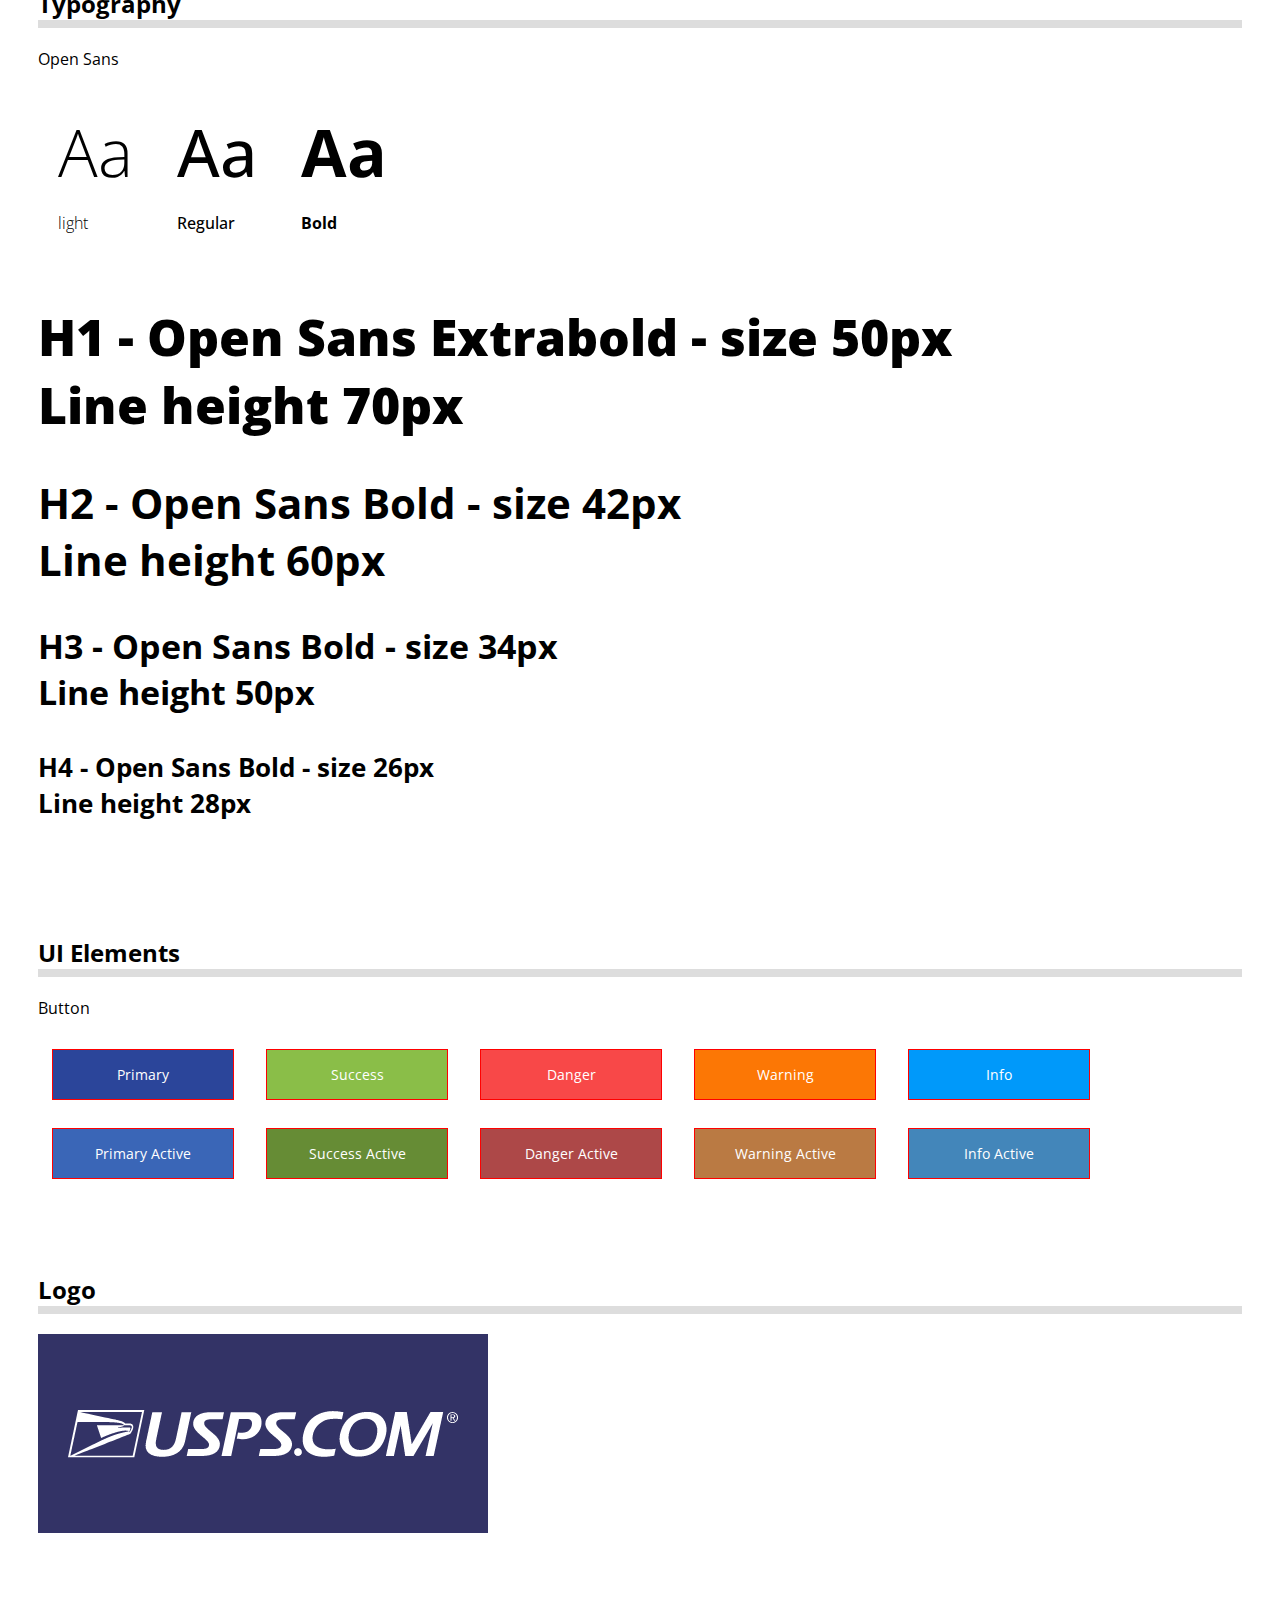
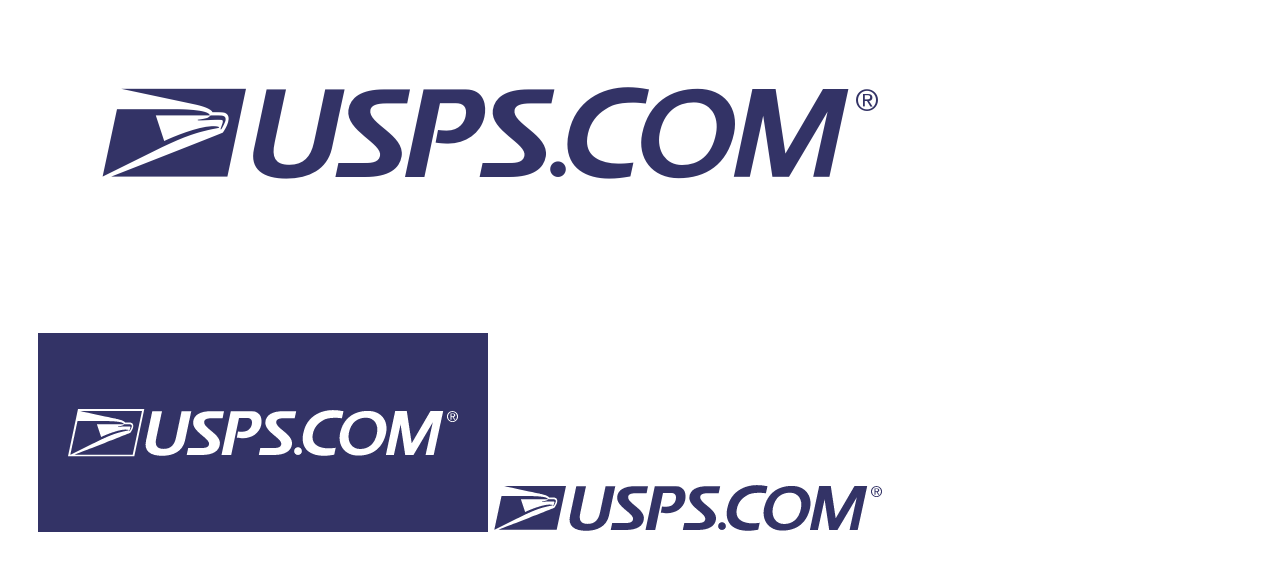
<file: 17-Week/17.2_unsolved/01_Containers_Structure/unsolved/index.html>
<html>
<head>
  <title>USPS Style Guide</title>
  <link href="css/style.css" rel="stylesheet" type="text/css">
  <link rel="preconnect" href="https://fonts.gstatic.com">
  <link href="https://fonts.googleapis.com/css2?family=Open+Sans&display=swap" rel="stylesheet">
</head>
<body>
<!-- Header section here -->
<section class="header">

</section>
<!-- Color Palette section -->
<section class="colorPalette">
<h1 id="pageTopic">USPS Style Guide</h1>
<h2 id="sectionHead">Primary Colors</h2>
<div class="colorContainer">
  <div class="swatch darkBlue"></div>
  <div class="hexCode">#333366</div>
</div>
<div class="colorContainer">
  <div class="swatch darkGrey"></div>
  <div class="hexCode">#545454</div>
</div>
<div class="colorContainer">
  <div class="swatch lightGrey"></div>
  <div class="hexCode">#E3E3E3</div>
</div>
<div class="colorContainer">
  <div class="swatch white"></div>
  <div class="hexCode">#FFFFFF</div>
</div>
<div class="colorContainer">
  <div class="swatch lightBlue"></div>
  <div class="hexCode">#13A0F6</div>
</div>
<h2 id="sectionHead">Text Colors</h2>
<div class="colorContainer">
  <div class="swatch darkblue"></div>
  <div class="hexCode">#333366</div>
</div>
<div class="colorContainer"> 
  <div class="swatch darkGrey"></div>
  <div class="hexCode">#545454</div>
</div>
<h2 id="sectionHead">Alert Colors</h2>
<div class="colorContainer"> 
  <div class="swatch red"></div>
  <div class="hexCode">#F84848</div>
</div>
<div class="colorContainer"> 
  <div class="swatch orange"></div>
  <div class="hexCode">#FC7705</div>
</div>
<div class="colorContainer"> 
  <div class="swatch lightBlue"></div>
  <div class="hexCode">#13A0F6</div>
</div>
<div class="colorContainer"> 
  <div class="swatch lightGreen"></div>
  <div class="hexCode">#8ABE48</div>
</div>        
</div>
</section>
<!-- Typography Section -->
<section class="typography">
<h2 id="sectionHead">Typography</h2>
<p>Open Sans</p>
<div class="type_container">
  <p class="large light">Aa</p>
  <p class="light">light</p>
</div>
<div class="type_container">
  <p class="large regular">Aa</p>
  <p class="regular">Regular</p>
</div>
<div class="type_container">
  <p class="large bold">Aa</p>
  <p class="bold">Bold</p>
</div>
<h1>H1 - Open Sans Extrabold - size 50px <br> Line height 70px</h1>
<h2>H2 - Open Sans Bold - size 42px <br> Line height 60px</h2>
<h3>H3 - Open Sans Bold - size 34px <br> Line height 50px</h3>
<h4>H4 - Open Sans Bold - size 26px <br> Line height 28px</h4>
</section>
<!-- UI Elements Section -->
<section class="uiElements">
<h2 id="sectionHead">UI Elements</h2>
<p>Button</p>
<div class="buttonContain">
  <div class="button primary">Primary</div>
  <div class="button success">Success</div>
  <div class="button danger">Danger</div>
  <div class="button warning">Warning</div>
  <div class="button info">Info</div>
</div>
<div class="buttonContain">
  <div class="button primaryActive">Primary Active</div>
  <div class="button successActive">Success Active</div>
  <div class="button dangerActive">Danger Active</div>
  <div class="button warningActive">Warning Active</div>
  <div class="button infoActive">Info Active</div>
</div>
</section>
<!-- Imagery Section -->
<section class="imagery">
<h2 id="sectionHead">Logo</h2>
<img src="images/Logo-dark.png">
<img src="images/Logo-light.png">
<img src="images/Logo-dark1.png">
<img src="images/Logo-light-1.png">
</section>
</body>
</html>
</file>
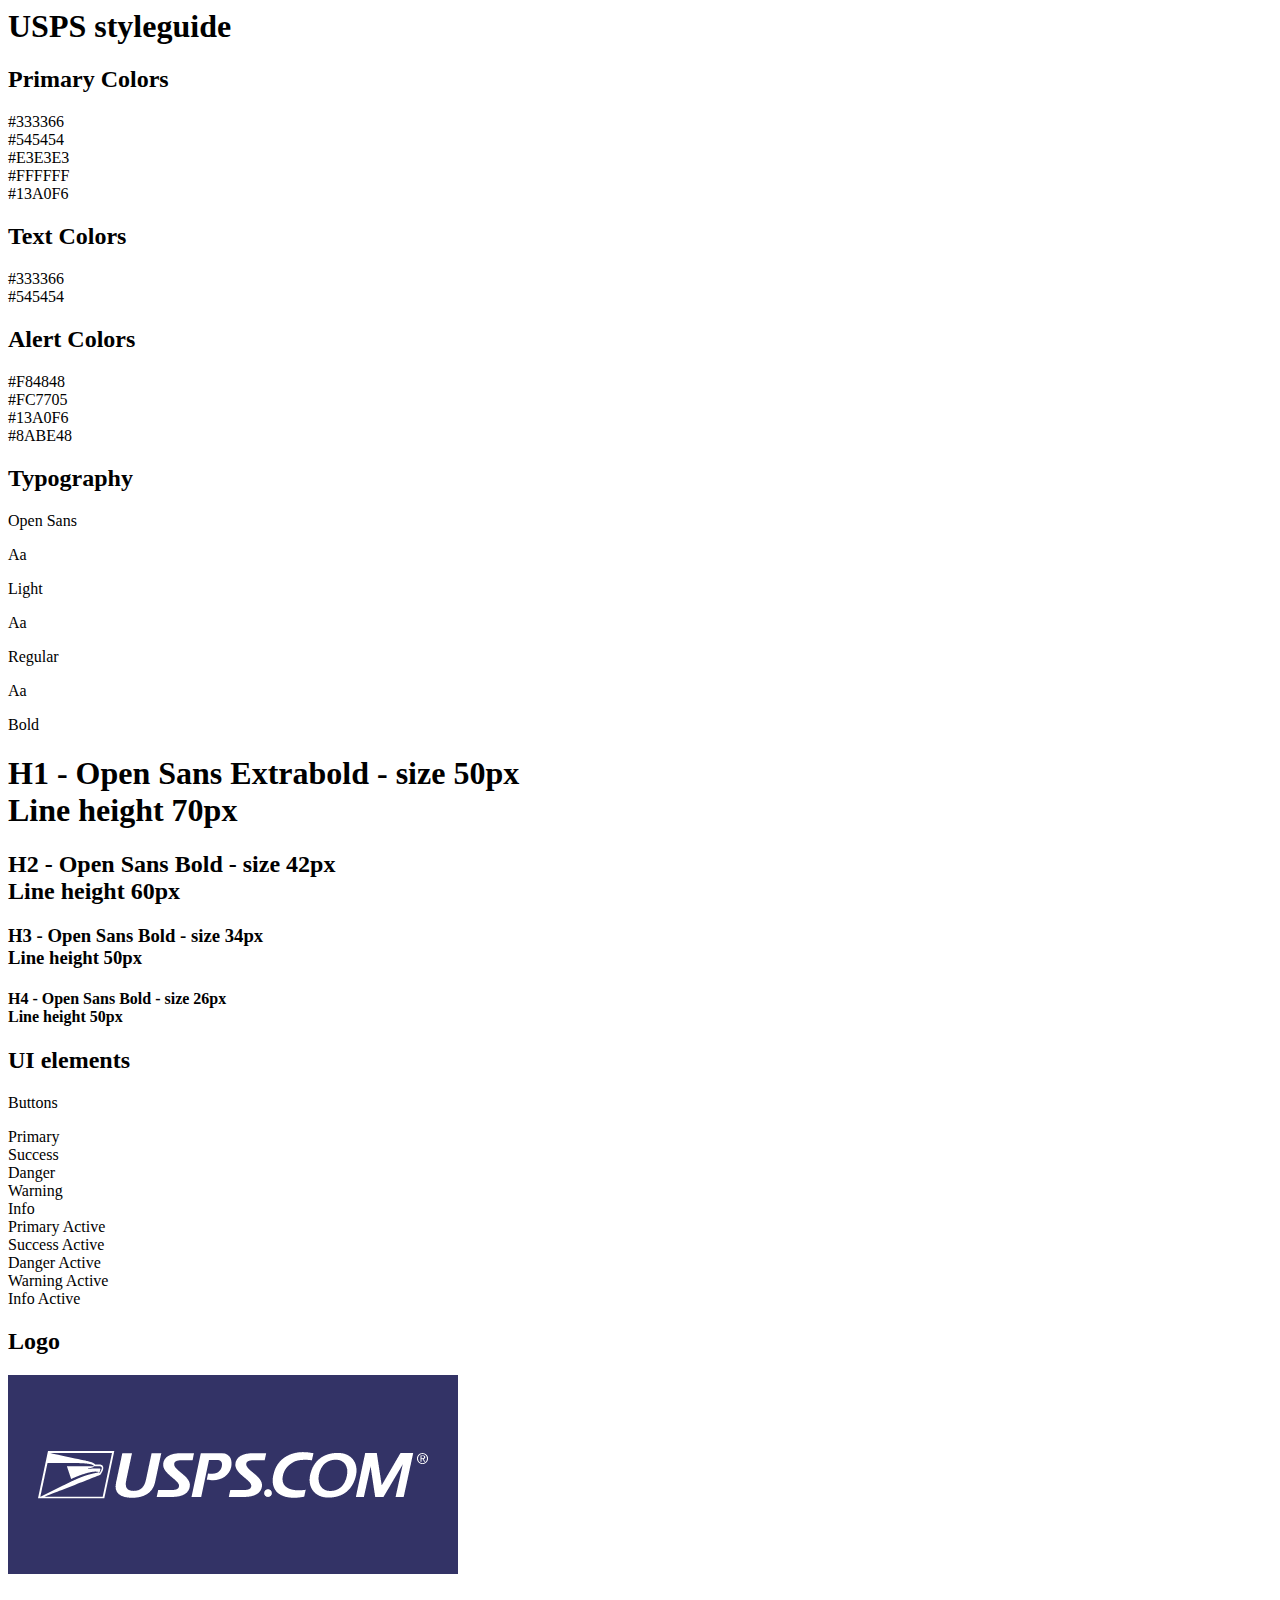
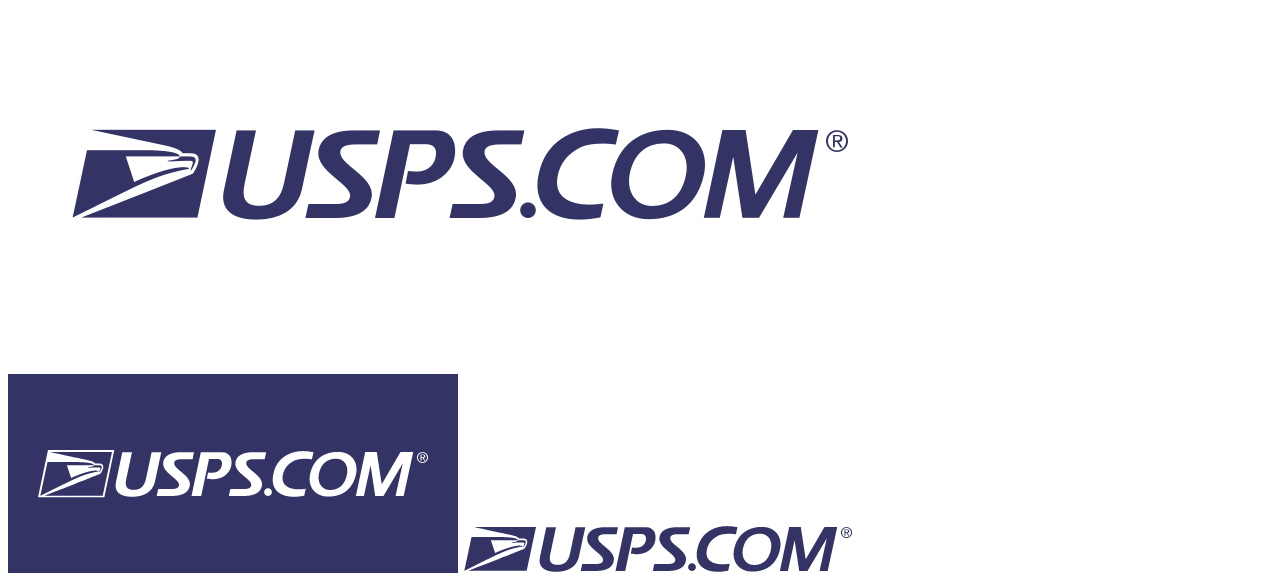
<file: 17-Week/17.2_unsolved/02_BoxModel/unsolved/index.html>
<html>
<head>
  <title>USPS Style Guide</title>
  <link href="https://fonts.googleapis.com/css?family=Open+Sans&display=swap" rel="stylesheet">
  <link href="css/style.css" rel="stylesheet" type="text/css">
</head>
<body>
<section class="header"></section>
<section class="colorPalette">
  <h1 id="pageTopic">USPS styleguide</h1>
  <h2 class="sectionHead">Primary Colors</h2>
  <div class="colorContainer">
    <div class="swatch darkBlue"></div>
    <div class="hexCode">#333366</div>
  </div>
  <div class="colorContainer">
    <div class="swatch darkGrey"></div>
    <div class="hexCode">#545454</div>
  </div>
  <div class="colorContainer">
    <div class="swatch lightGrey"></div>
    <div class="hexCode">#E3E3E3</div>
  </div>
  <div class="colorContainer">
    <div class="swatch white"></div>
    <div class="hexCode">#FFFFFF</div>
  </div>
  <div class="colorContainer">
    <div class="swatch lightBlue"></div>
    <div class="hexCode">#13A0F6</div>
  </div>

  <h2 class="sectionHead">Text Colors</h2>
  <div class="colorContainer">
    <div class="swatch darkBlue"></div>
    <div class="hexCode">#333366</div>
  </div>
  <div class="colorContainer">
    <div class="swatch darkGrey"></div>
    <div class="hexCode">#545454</div>
  </div>

  <h2 class="sectionHead">Alert Colors</h2>
  <div class="colorContainer">
    <div class="swatch red"></div>
    <div class="hexCode">#F84848</div>
  </div>
  <div class="colorContainer">
    <div class="swatch orange"></div>
    <div class="hexCode">#FC7705</div>
  </div>
  <div class="colorContainer">
    <div class="swatch lightBlue"></div>
    <div class="hexCode">#13A0F6</div>
  </div>
  <div class="colorContainer">
    <div class="swatch lightGreen"></div>
    <div class="hexCode">#8ABE48</div>
  </div>
</section>
<section class="typography">
  <h2 class="sectionHead">Typography</h2>
  <p>Open Sans</p>
  <div class="type_container">
  <p class="large light">Aa</p>
  <p>Light</p>
  </div>

  <div class="type_container">
  <p class="large regular">Aa</p>
  <p>Regular</p>
  </div>

  <div class="type_container">
  <p class="large bold">Aa</p>
  <p>Bold</p>
  </div>

  <h1>H1 - Open Sans Extrabold - size 50px <br>Line height 70px</h1>
  <h2>H2 - Open Sans Bold - size 42px <br>Line height 60px</h2>
  <h3>H3 - Open Sans Bold - size 34px <br>Line height 50px</h3>
  <h4>H4 - Open Sans Bold - size 26px <br>Line height 50px</h4>
</section>
<section class="uiElements">
    <h2 class="sectionHead">UI elements</h2>
    <p>Buttons</p>
    <div class="buttonContain">
      <div class="button primary">Primary</div>
      <div class="button success">Success</div>
      <div class="button danger">Danger</div>
      <div class="button warning">Warning</div>
      <div class="button info">Info</div>
    </div>
    <div class="buttonContain">
      <div class="button primaryActive">Primary Active</div>
      <div class="button successActive">Success Active</div>
      <div class="button dangerActive">Danger Active</div>
      <div class="button warningActive">Warning Active</div>
      <div class="button infoActive">Info Active</div>
    </div>
</section>
<section class="imagery">
<h2 class="sectionHead">Logo</h2>
<img src="images/Logo-dark.png">
<img src="images/Logo-light.png">
<img src="images/Logo-dark1.png">
<img src="images/Logo-light-1.png">
</section>
</body>
</html>
</file>
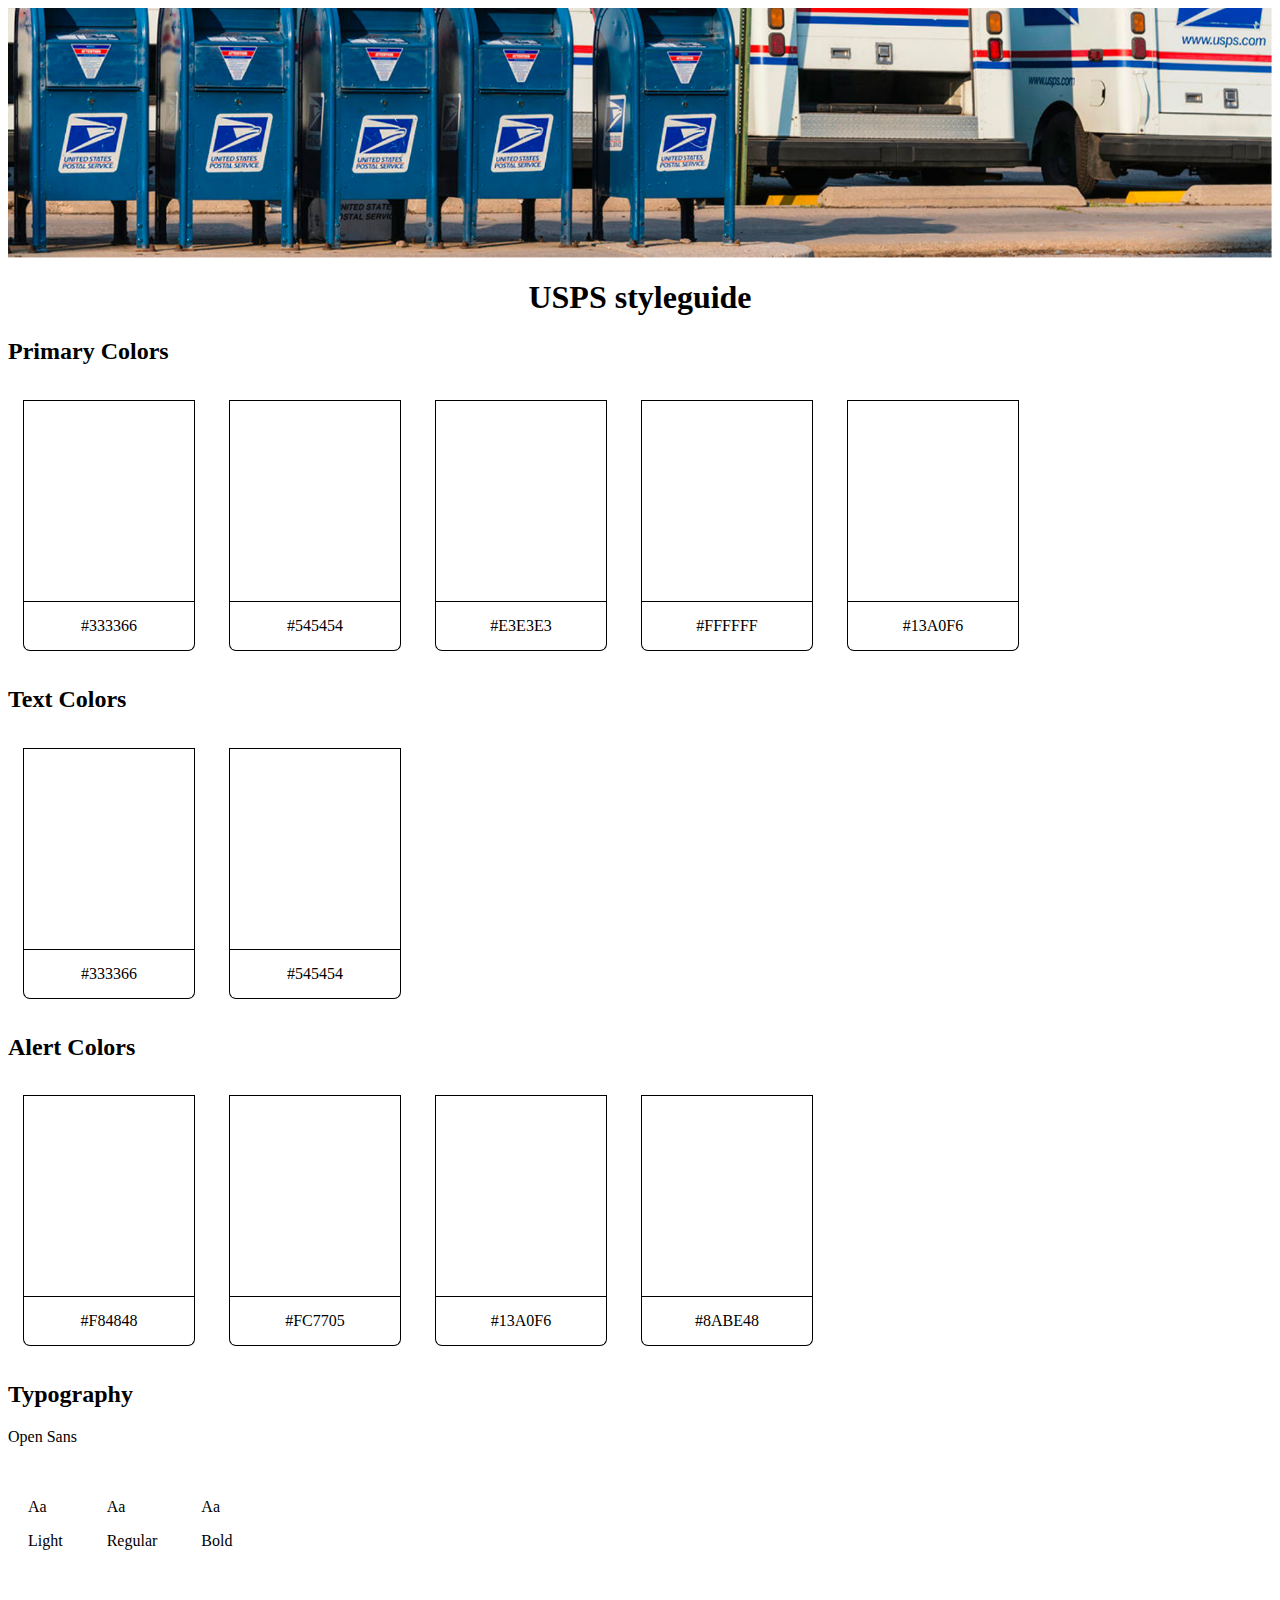
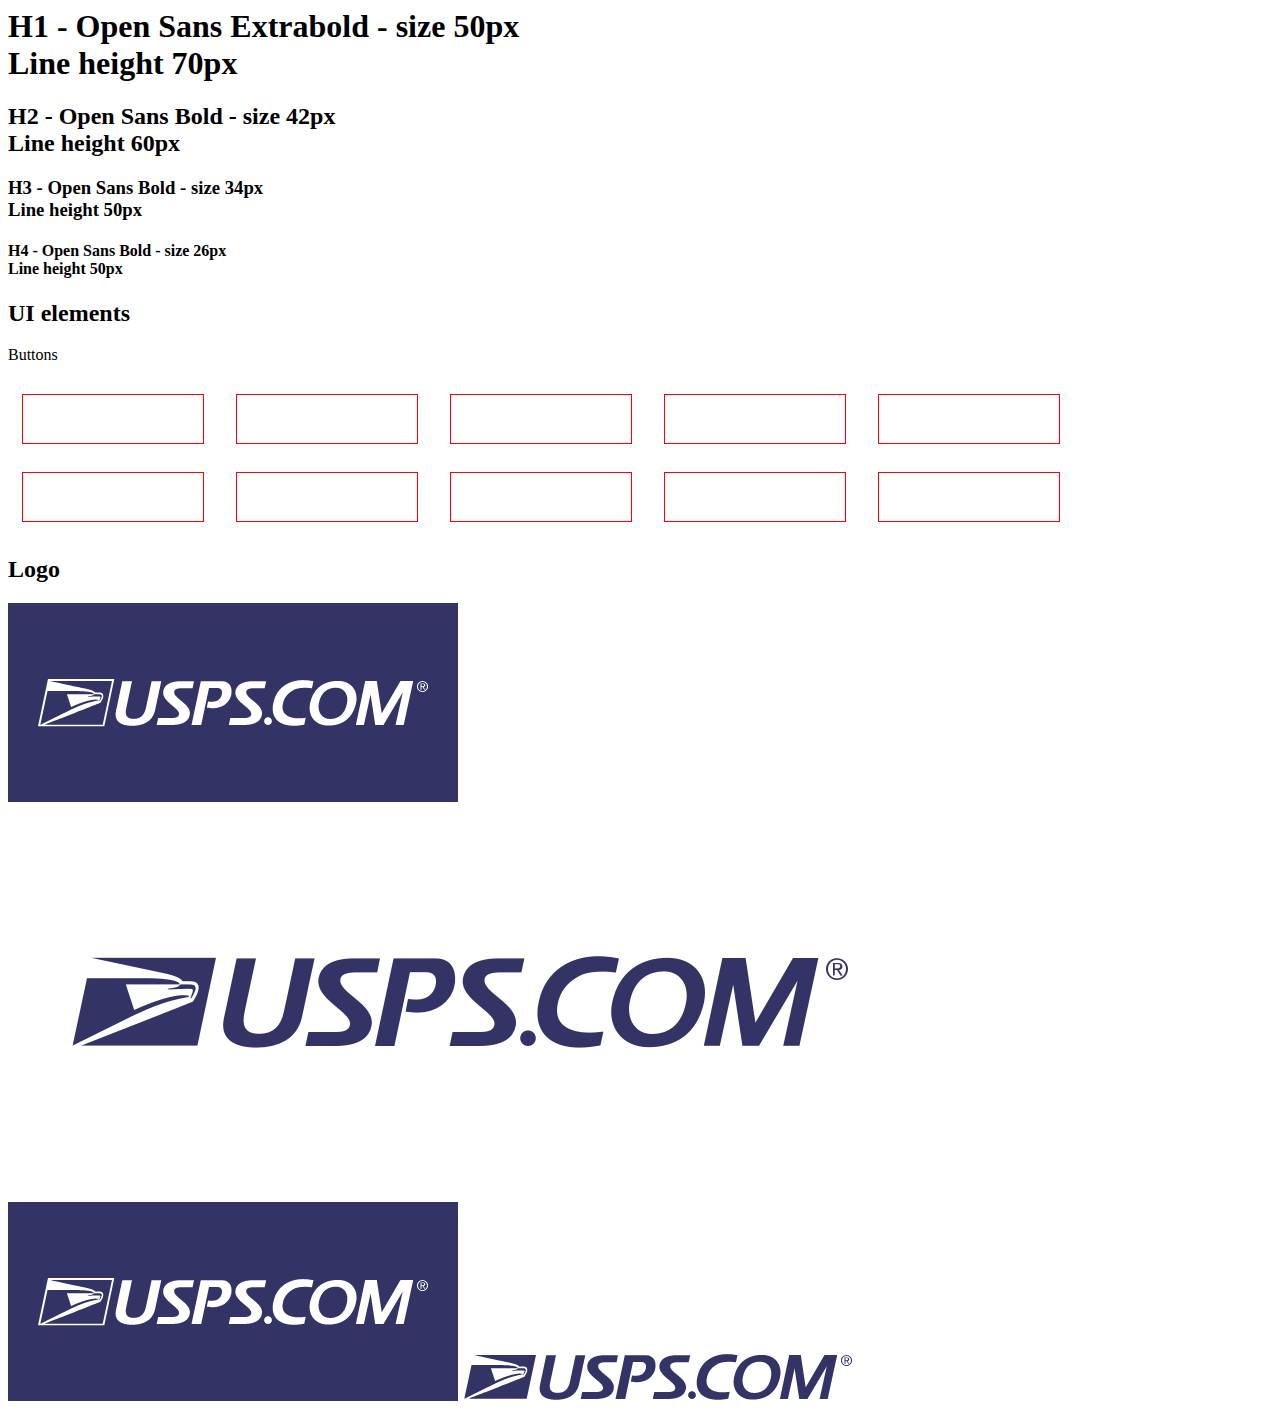
<file: 17-Week/17.2_unsolved/03_Style-Our-Styleguide/unsolved/index.html>
<html>
<head>
  <title>USPS Style Guide</title>
  <link href="css/style.css" rel="stylesheet" type="text/css">
</head>
<body>
<section class="header"></section>
<section class="colorPalette">
  <h1 id="pageTopic">USPS styleguide</h1>
  <h2 class="sectionHead">Primary Colors</h2>
  <div class="colorContainer">
    <div class="swatch darkBlue"></div>
    <div class="hexCode">#333366</div>
  </div>
  <div class="colorContainer">
    <div class="swatch darkGrey"></div>
    <div class="hexCode">#545454</div>
  </div>
  <div class="colorContainer">
    <div class="swatch lightGrey"></div>
    <div class="hexCode">#E3E3E3</div>
  </div>
  <div class="colorContainer">
    <div class="swatch white"></div>
    <div class="hexCode">#FFFFFF</div>
  </div>
  <div class="colorContainer">
    <div class="swatch lightBlue"></div>
    <div class="hexCode">#13A0F6</div>
  </div>

  <h2 class="sectionHead">Text Colors</h2>
  <div class="colorContainer">
    <div class="swatch darkBlue"></div>
    <div class="hexCode">#333366</div>
  </div>
  <div class="colorContainer">
    <div class="swatch darkGrey"></div>
    <div class="hexCode">#545454</div>
  </div>

  <h2 class="sectionHead">Alert Colors</h2>
  <div class="colorContainer">
    <div class="swatch red"></div>
    <div class="hexCode">#F84848</div>
  </div>
  <div class="colorContainer">
    <div class="swatch orange"></div>
    <div class="hexCode">#FC7705</div>
  </div>
  <div class="colorContainer">
    <div class="swatch lightBlue"></div>
    <div class="hexCode">#13A0F6</div>
  </div>
  <div class="colorContainer">
    <div class="swatch lightGreen"></div>
    <div class="hexCode">#8ABE48</div>
  </div>
</section>
<section class="typography">
  <h2 class="sectionHead">Typography</h2>
  <p>Open Sans</p>
  <div class="type_container">
  <p class="large light">Aa</p>
  <p>Light</p>
  </div>

  <div class="type_container">
  <p class="large regular">Aa</p>
  <p>Regular</p>
  </div>

  <div class="type_container">
  <p class="large bold">Aa</p>
  <p>Bold</p>
  </div>

  <h1>H1 - Open Sans Extrabold - size 50px <br>Line height 70px</h1>
  <h2>H2 - Open Sans Bold - size 42px <br>Line height 60px</h2>
  <h3>H3 - Open Sans Bold - size 34px <br>Line height 50px</h3>
  <h4>H4 - Open Sans Bold - size 26px <br>Line height 50px</h4>
</section>
<section class="uiElements">
    <h2 class="sectionHead">UI elements</h2>
    <p>Buttons</p>
    <div class="buttonContain">
      <div class="button primary">Primary</div>
      <div class="button success">Success</div>
      <div class="button danger">Danger</div>
      <div class="button warning">Warning</div>
      <div class="button info">Info</div>
    </div>
    <div class="buttonContain">
      <div class="button primaryActive">Primary Active</div>
      <div class="button successActive">Success Active</div>
      <div class="button dangerActive">Danger Active</div>
      <div class="button warningActive">Warning Active</div>
      <div class="button infoActive">Info Active</div>
    </div>
</section>
<section class="imagery">
<h2 class="sectionHead">Logo</h2>
<img src="images/Logo-dark.png">
<img src="images/Logo-light.png">
<img src="images/Logo-dark1.png">
<img src="images/Logo-light-1.png">
</section>
</body>
</html>
</file>
<file: demo/css/index.css>
.jumbotron-fluid {
    background-image: url("../images/heroBG.png");
    background-size: cover;
    background-repeat: no-repeat;
    height: 500px;
    height: calc(100vh - 25px);
    display: flex;
    align-items: center;
    justify-content: center;
}
.container {
    display: flex;
    flex-direction: column;
    align-items: center;
    justify-content: center;
}
.customNav {
    width: 100%;
    background-color: transparent !important;
    background-size: cover;
    z-index: 10;
}
.customNav a {
    color: white;
    text-decoration: none;
}
.book {
    background-image: url("../images/book_bg.png");
    background-repeat: no-repeat;
    background-size: cover;
}
.make {
    background-image: url("../images/make_bg.png");
    background-repeat: no-repeat;
    background-size: cover;
}
.plan {
    background-image: url("../images/plan_bg.png");
    background-repeat: no-repeat;
    background-size: cover;
}
.card-body {
    display: flex;
    flex-direction: column;
    color: white;
}
.mailing {
    background-image: url("../images/goldenGate.png");
    background-size: cover;
    display: flex;
    align-items: center;
    flex-direction: column;
    align-items: center;
    justify-content: center;
    height: 500px;
    background-color: rgba(255, 255, 255, 0.7);
}
.footer {
    background-color: black;
    color: coral;
}
</file>
<file: 17-Week/Website/css/style.css>
body {
    font-family: 'Poppins', sans-serif;
}
.header {
    background-color: lightgray;
    border: 1px solid #686868;
}
.navButtons {
    display: inline-block;
    width: 100px;
    height: 50px;
    background-color: rgb(68, 68, 68);
    color: white;
    text-align: center;

}
.sidebar {
    width: 29%;
    float: left;
    height: 500px;
}
.content {
    width: 70%;
    float: left;
    height: 500px;
}
.topLeft {
    display: inline;
    text-align: center;
    background-color: lightseagreen;
}
.bottomRight {
    font-size: 18px;
    background-color: lightsteelblue;
}
.title {
    font-weight: bold;
}
</file>
<file: 20-Week/20.1/css/index.css>
footer {
  position: absolute;
  width: 100%;
  height: 60px;
  line-height: 60px;
  background-color: #f5f5f5;
  margin-top: 50px;
}
.lead {
  color: purple;
}
.card {
  margin: 35px auto;
  border: 2px solid slategray;
  border-radius: 15px;
}
.card-img-top {
 border-radius: 14px 14px 0px 0px;
}
.signUp {
  margin: 35px auto;
  background-color: #f2f2f2;
  padding: 25px;
  border-radius: 7px;
}
.carousel {
  margin: 35px auto;
}
</file>
<file: 20-Week/20.2/css/index.css>
h1, h2, h3, h4, h5, h6 {
  font-family: 'Anton', sans-serif;
}
p {
  font-family: 'Jura', sans-serif;
}
.customNav {
  position: fixed;
  width: 100%;
  background: url("../images/transparency.png");
  background-color: transparent !important;
  background-size: cover;
  z-index: 10;
}
.navbar-nav {
  margin-left: auto;
  margin-right: 0 !important;
}
.navbar-brand img {
  padding-right: 15px;
  width: 65px;
}
.nav-item {
  margin: 0px 15px;
  text-decoration: none;
}
.dropdown-menu {
  background: url("../images/transparency.png");
  background-color: transparent !important;
  background-size: cover;
}
.dropdown-item:focus, .dropdown-item:hover {
  color: #16181b;
  text-decoration: none;
  background: black;
}
.customNav a {
  color: white !important;
}
.navCTA {
  font-size: 15px;
}
.rockBackground {
  background-image: url("../images/rockOn_dark.jpg");
  background-size: cover;
  background-repeat: no-repeat;
  height: 500px;
  height: calc(100vh - 25px);
  display: flex;
  align-items: center;
  justify-content: center;
}
.jumboCopy {
  width: 70%;
  min-width: 500px;
  max-width: 700px;
  color: white;
  text-align: center;
}
footer {
  position: absolute;
  width: 100%;
  height: 60px;
  line-height: 60px;
  background-color: #f5f5f5;
  margin-top: 50px;
} 
.cardContainer {
  margin-top: 20px;
  text-align: center;
}
.card {
  margin: 0 auto;
  border: 2px solid #007bff;
  -webkit-box-shadow: 0 1px 4px rgba(0, 0, 0, 0.1), 0 0 40px rgba(0, 0, 0, 0.4) inset;
  -moz-box-shadow: 0 1px 4px rgba(0, 0, 0, 0.1), 0 0 40px rgba(0, 0, 0, 0.4) inset;
  box-shadow: 0 1px 4px rgba(0, 0, 0, 0.1), 0 0 40px rgba(0, 0, 0, 0.1);
}
.content {
  padding: 50px;
}
.sectionHeading {
  text-align: center;
}
.showsNear {
  padding: 0px 30px 30px 30px;
}
.valueProp {
  margin-top: 15px;
  margin-bottom: 15px;
  background: #f2f2f2;
}
.valueContact {
  padding-top: 32px;
}
.sideAccent {
  background: #007bff;
  width: 15px;
}
.imageContainer {
  padding: 50px;
}
.imageContainer img {
  width: 100%;
}
.emailContain {
  background: url("../images/emailBG.jpg");
  background-size: cover;
  display: flex;
  align-items: center;
  flex-direction: column;
  align-items: center;
  justify-content: center;
  height: 500px;
}
form {
  width: 500px;
  margin: 35px auto;
  padding: 45px;
  border: 1px solid #f2f2f2;
  border-radius: 15px;
  -webkit-box-shadow: 0 1px 4px rgba(0, 0, 0, 0.6), 0 0 40px rgba(0, 0, 0, 0.6) inset;
  -moz-box-shadow: 0 1px 4px rgba(0, 0, 0, 0.6), 0 0 40px rgba(0, 0, 0, 0.6) inset;
  box-shadow: 0 1px 4px rgba(0, 0, 0, 0.4), 0 0 40px rgba(0, 0, 0, 0.4);
  background-color: rgba(255, 255, 255, 0.7);
}
</file>
<file: 17-Week/17.2_unsolved/01_Containers_Structure/unsolved/css/style.css>
/*  Hi! your going to write styles here in the next couple activities. */
body {
    font-family: 'Open Sans', sans-serif;
}
.header {
    height: 250px;
    max-height: 500px;
    background-image: url(../images/upsBackground.png);
    background-size: cover;
    background-repeat: no-repeat;
    background-position: bottom;
}
section {
    padding: 30px;
}
#pageTopic {
    text-align: center;
    font-size: 30px;
    font-weight: 900;
}
#sectionHead {
    border-bottom: 8px solid #DDDDDD;
    font-size: 24px;
}
.large {
    font-size: 66px;
    margin-bottom: 15px;
    margin-top: 0;
}
.light {
    font-weight: 100;
}
.regular {
    font-weight: 500;
}
.bold {
    font-weight: 700;
}
.typography h1 {
    font-size: 50px;
    font-weight: 900;
}
.typography h2 {
    font-size: 42px;
    font-weight: 700;
}
.typography h3 {
    font-size: 34px;
    font-weight: 700;
}
.typography h4 {
    font-size: 26px;
}
.colorContainer {
    display: inline-block;
    margin: 15px;
}
.swatch {
    height: 200px;
    width: 170px;
    border: 1px solid black;
}
.hexCode {
    padding: 15px;
    text-align: center;
    border: 1px solid black;
    border-top: none;
    border-bottom-left-radius: 7px;
    border-bottom-right-radius: 7px;
}
.type_container {
    display: inline-block;
    margin: 20px;
}
.button {
        display: inline-block;
        padding: 15px;
        margin: 15px;
        width: 150px;
        text-align: center;
        color: white;
        outline: 1px solid red;
        font-size: 14px; 
}
.darkBlue {
    background-color: #333366;
}
.darkGrey {
    background-color: #545454;
}
.LightGrey {
    background-color: #E3E3E3;
}
.white {
    background-color: #FFFFFF;
}
.lightBlue {
    background-color: #12A0f6;
}
.red {
    background-color: #F84848;
}
.orange {
    background-color: #FC7705;
}
.lightBlue {
    background-color: #13A0F6;
}
.lightGreen {
    background-color: #8ABE48;
}
.primary {
    background-color: #2B459A;
}
.success {
    background-color: #8ABE48;
}
.danger {
    background-color: #F84848;
}
.warning {
    background-color: #FC7705;
}
.info {
    background-color: #0099FA;
}
.primaryActive {
    background-color: #3A66B7;
}
.successActive {
    background-color: #668C35;
}
.dangerActive {
    background-color: #AD4848;
}
.warningActive {
    background-color: #BA7A43;
}
.infoActive {
    background-color: #4386BA;
}
</file>
<file: 17-Week/17.2_unsolved/02_BoxModel/unsolved/css/style.css>
/* Header Styles */

/* Primary Color */

/* Typography CSS */

/* UI Elements */
</file>
<file: 17-Week/17.2_unsolved/03_Style-Our-Styleguide/unsolved/css/style.css>
/* Header Styles */
.header {
 height: 250px;
 max-height: 500px;
 background-image: url(../images/upsBackground.png);
 background-size: cover;
 background-repeat: no-repeat;
 background-position: bottom;
}
#pageTopic {
  text-align: center;
} 
/* Primary Color */
.colorContainer {
    display: inline-block;
    margin: 15px;
}
.swatch {
   height: 200px;
   width: 170px;
   border: 1px solid black;
}
.hexCode {
   padding: 15px;
   text-align: center;
   border: 1px solid black;
   border-top: none;
   border-bottom-left-radius: 7px;
   border-bottom-right-radius: 7px;
}
/* Typography CSS */
.type_container {
   display: inline-block;
   margin: 20px;
}

/* UI Elements */
.button {
   display: inline-block;
   padding: 15px;
   margin: 15px;
   width: 150px;
   text-align: center;
   color: white;
   outline: 1px solid red;
}
</file>
